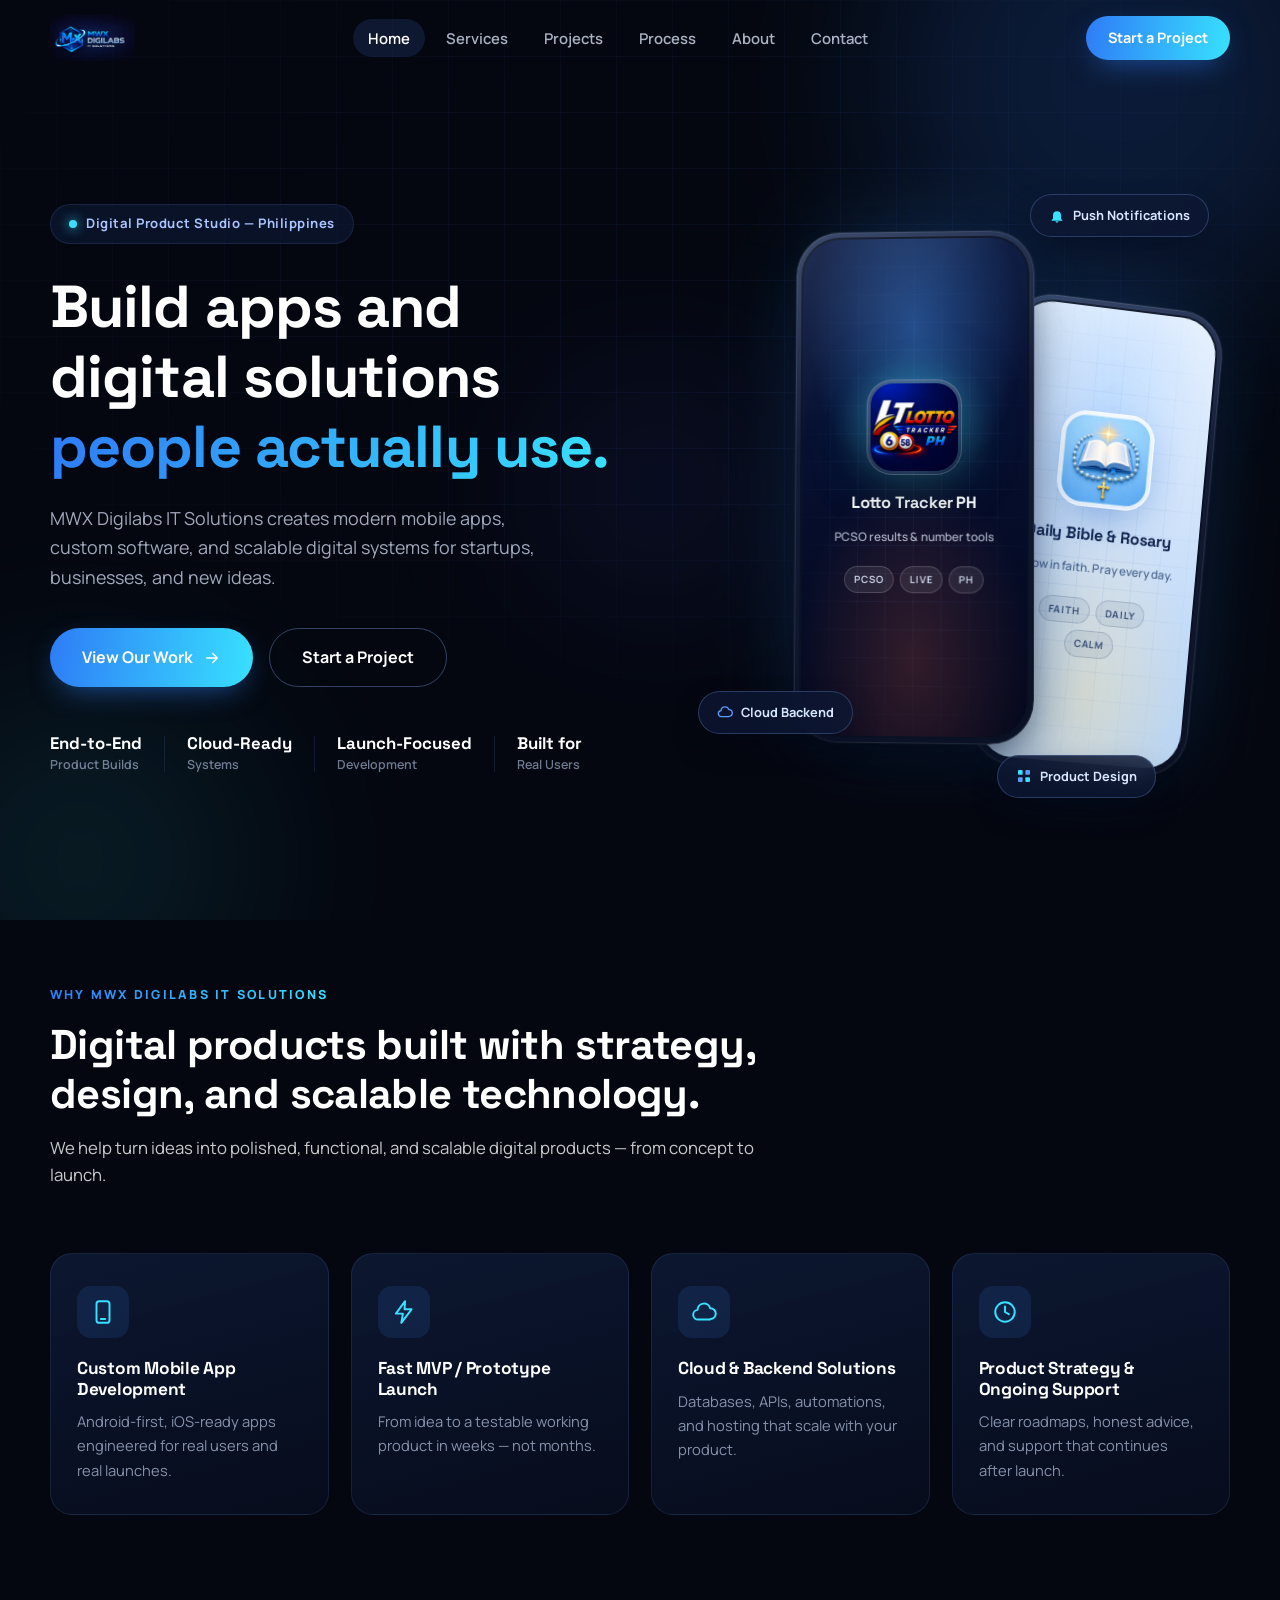
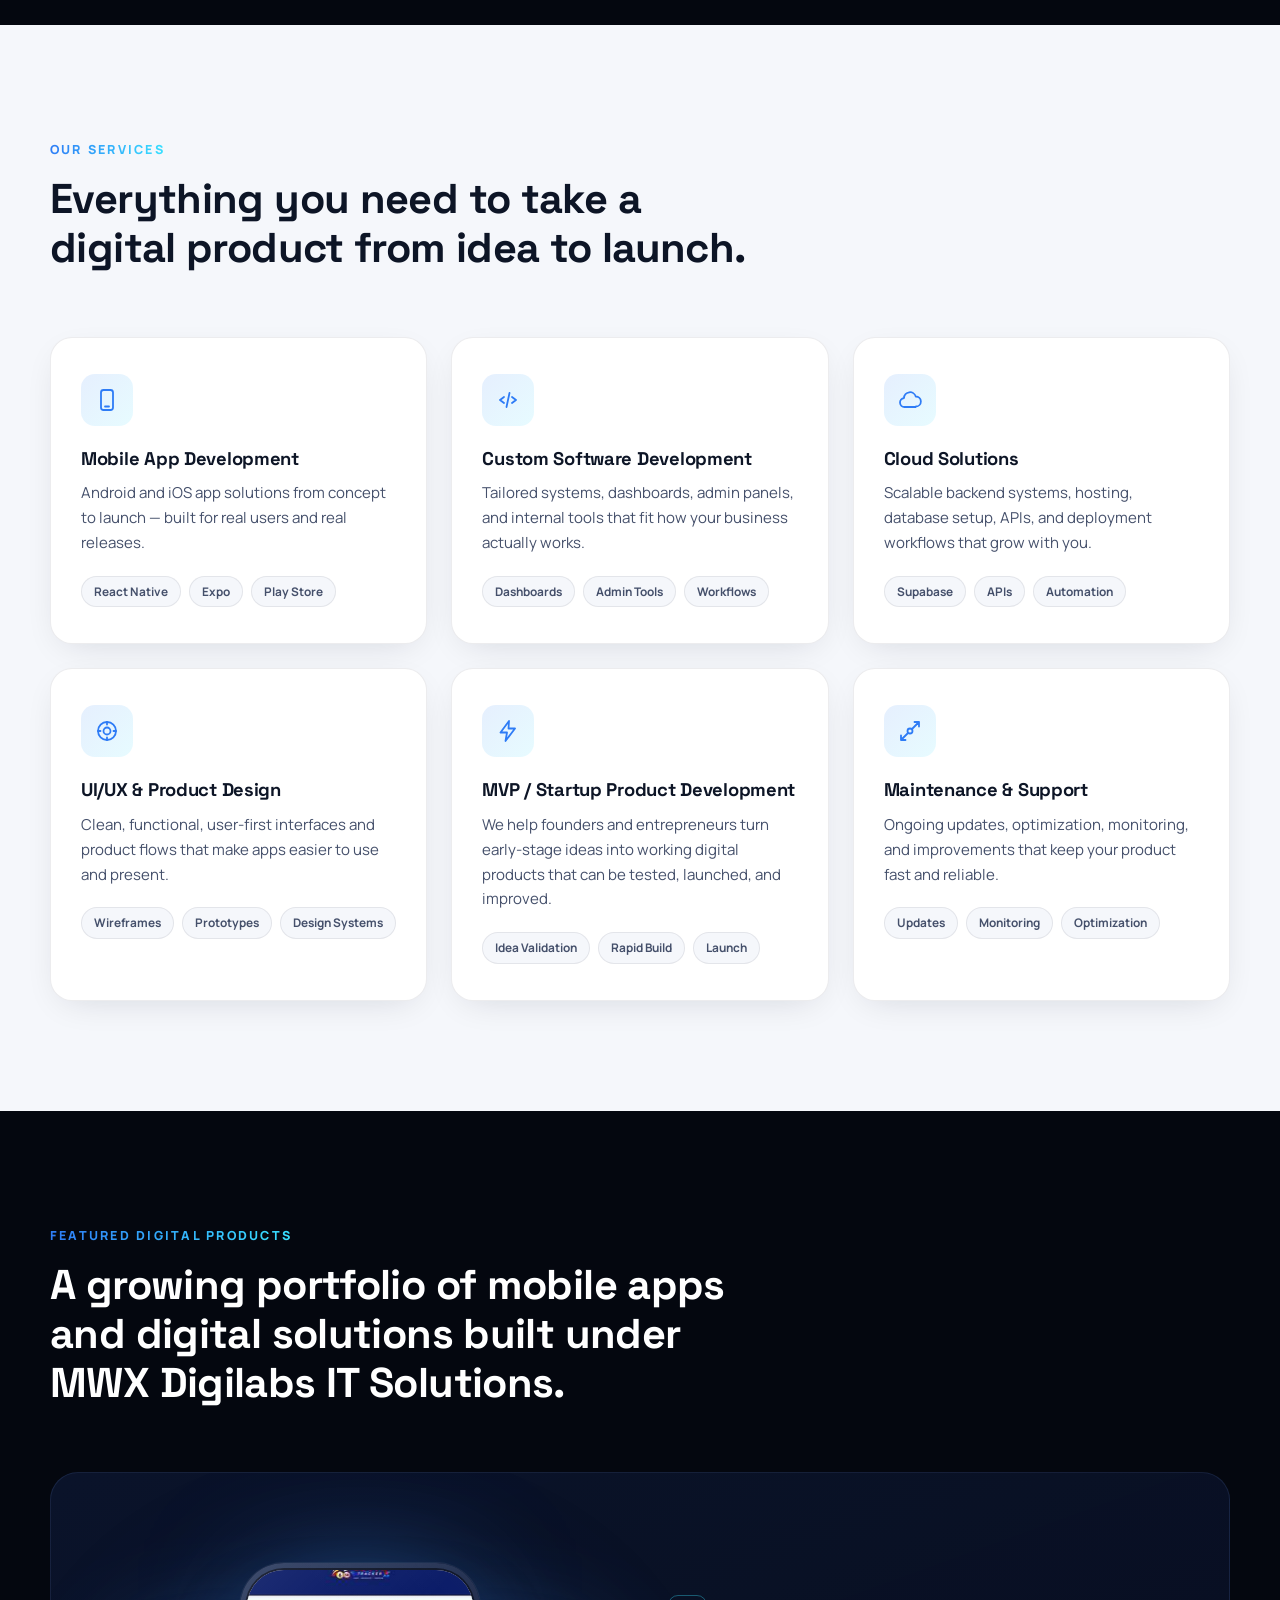
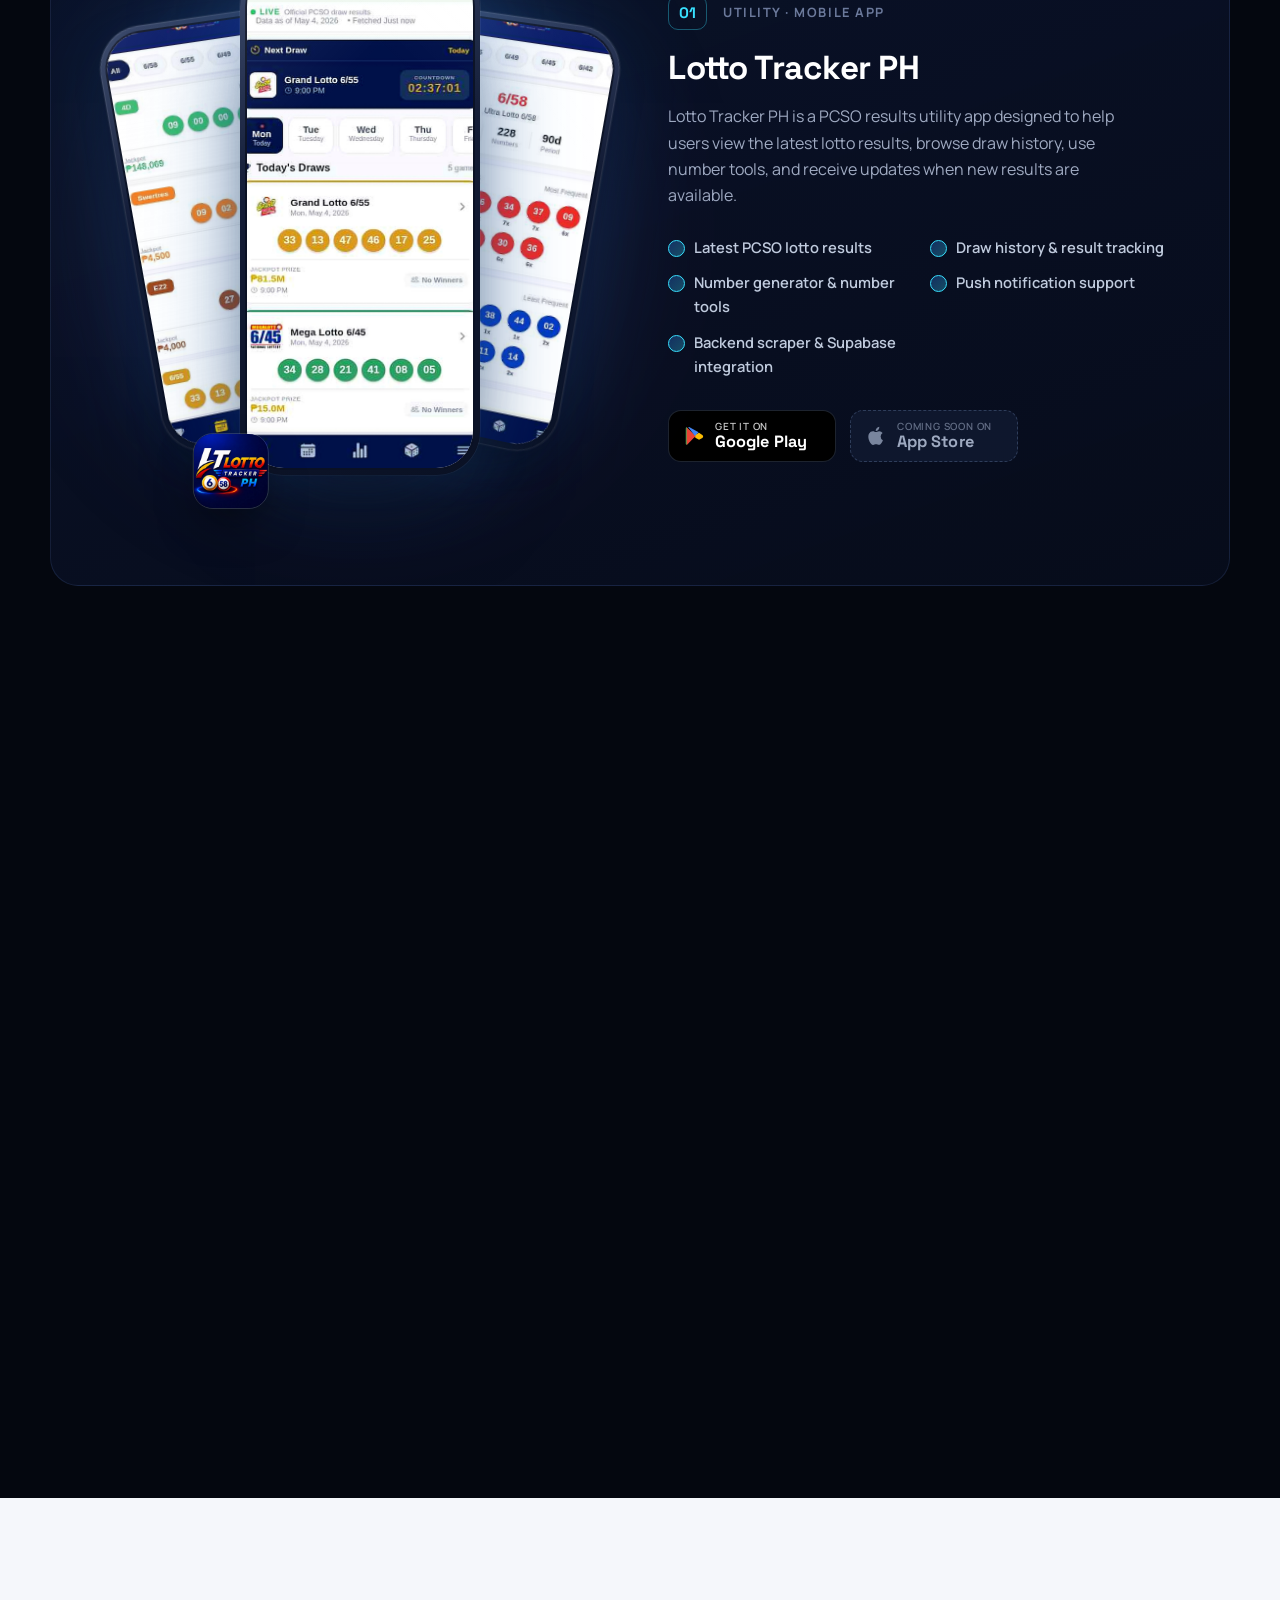
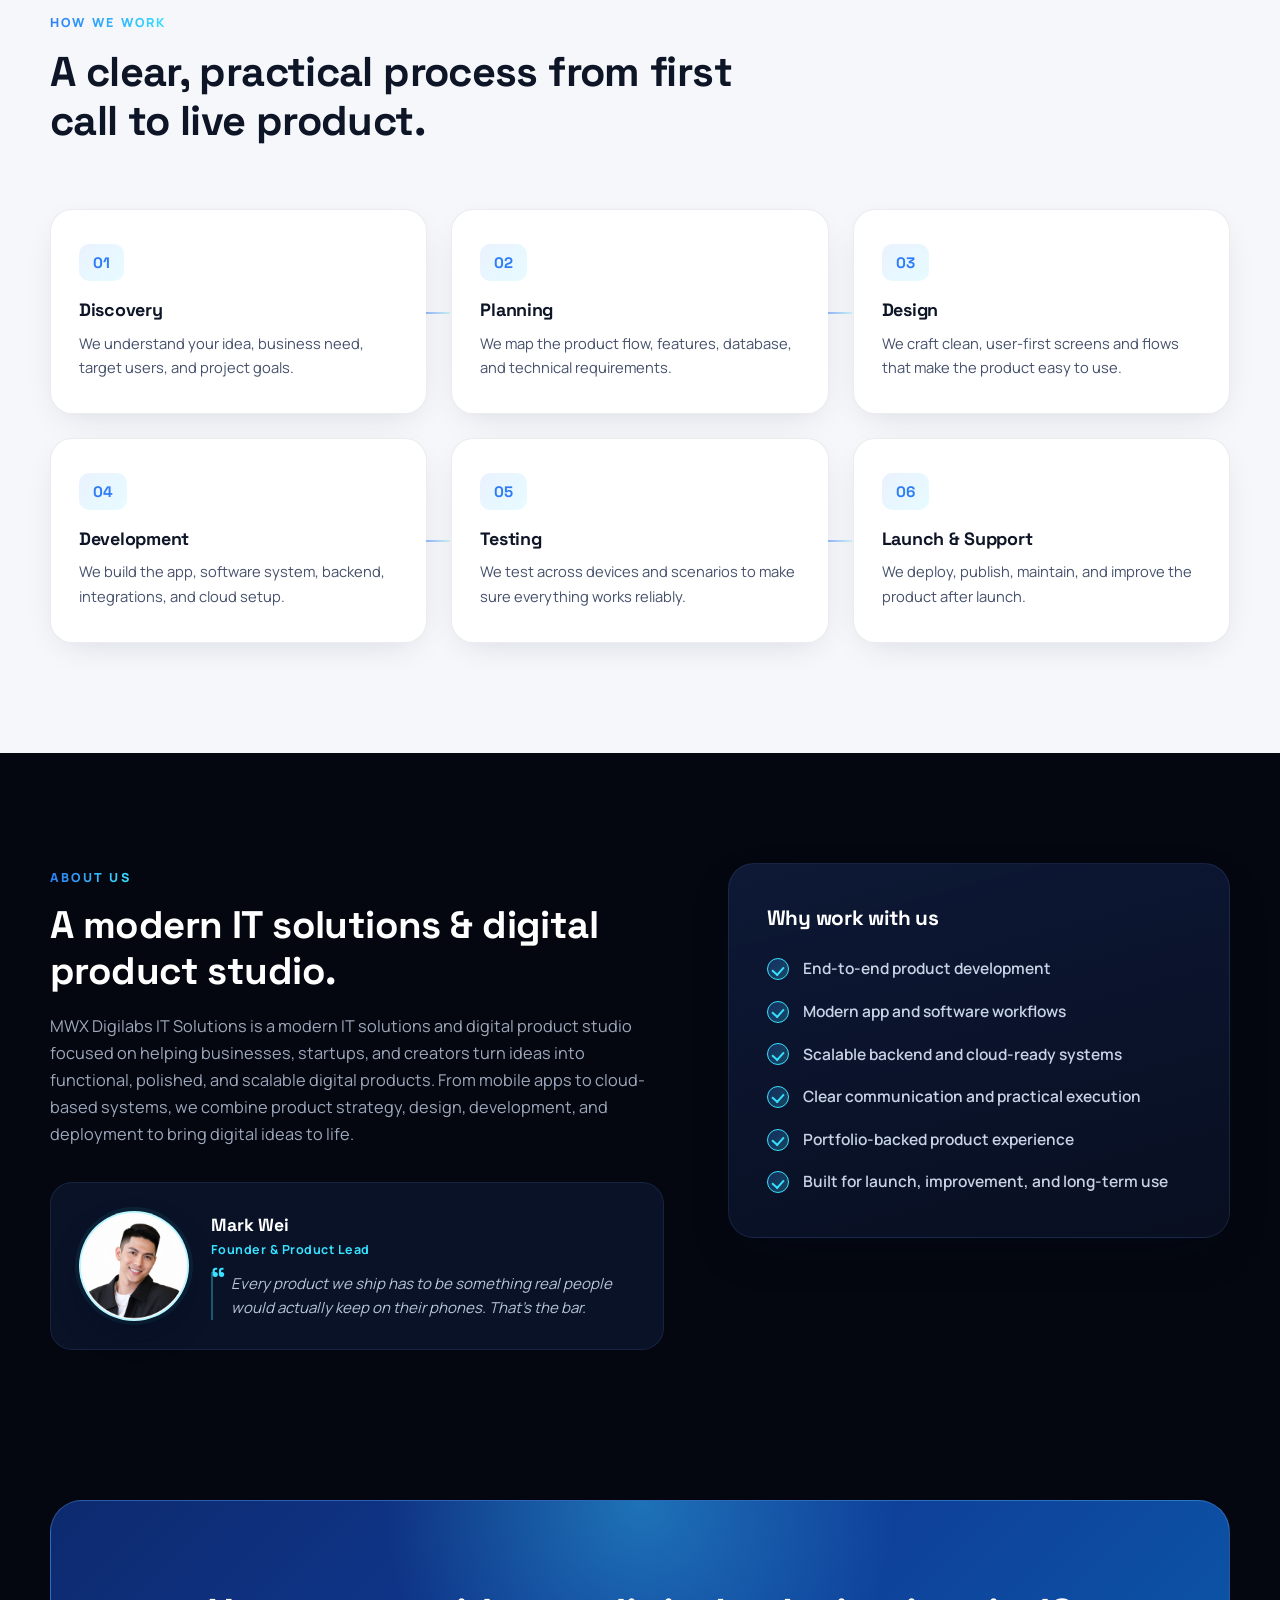
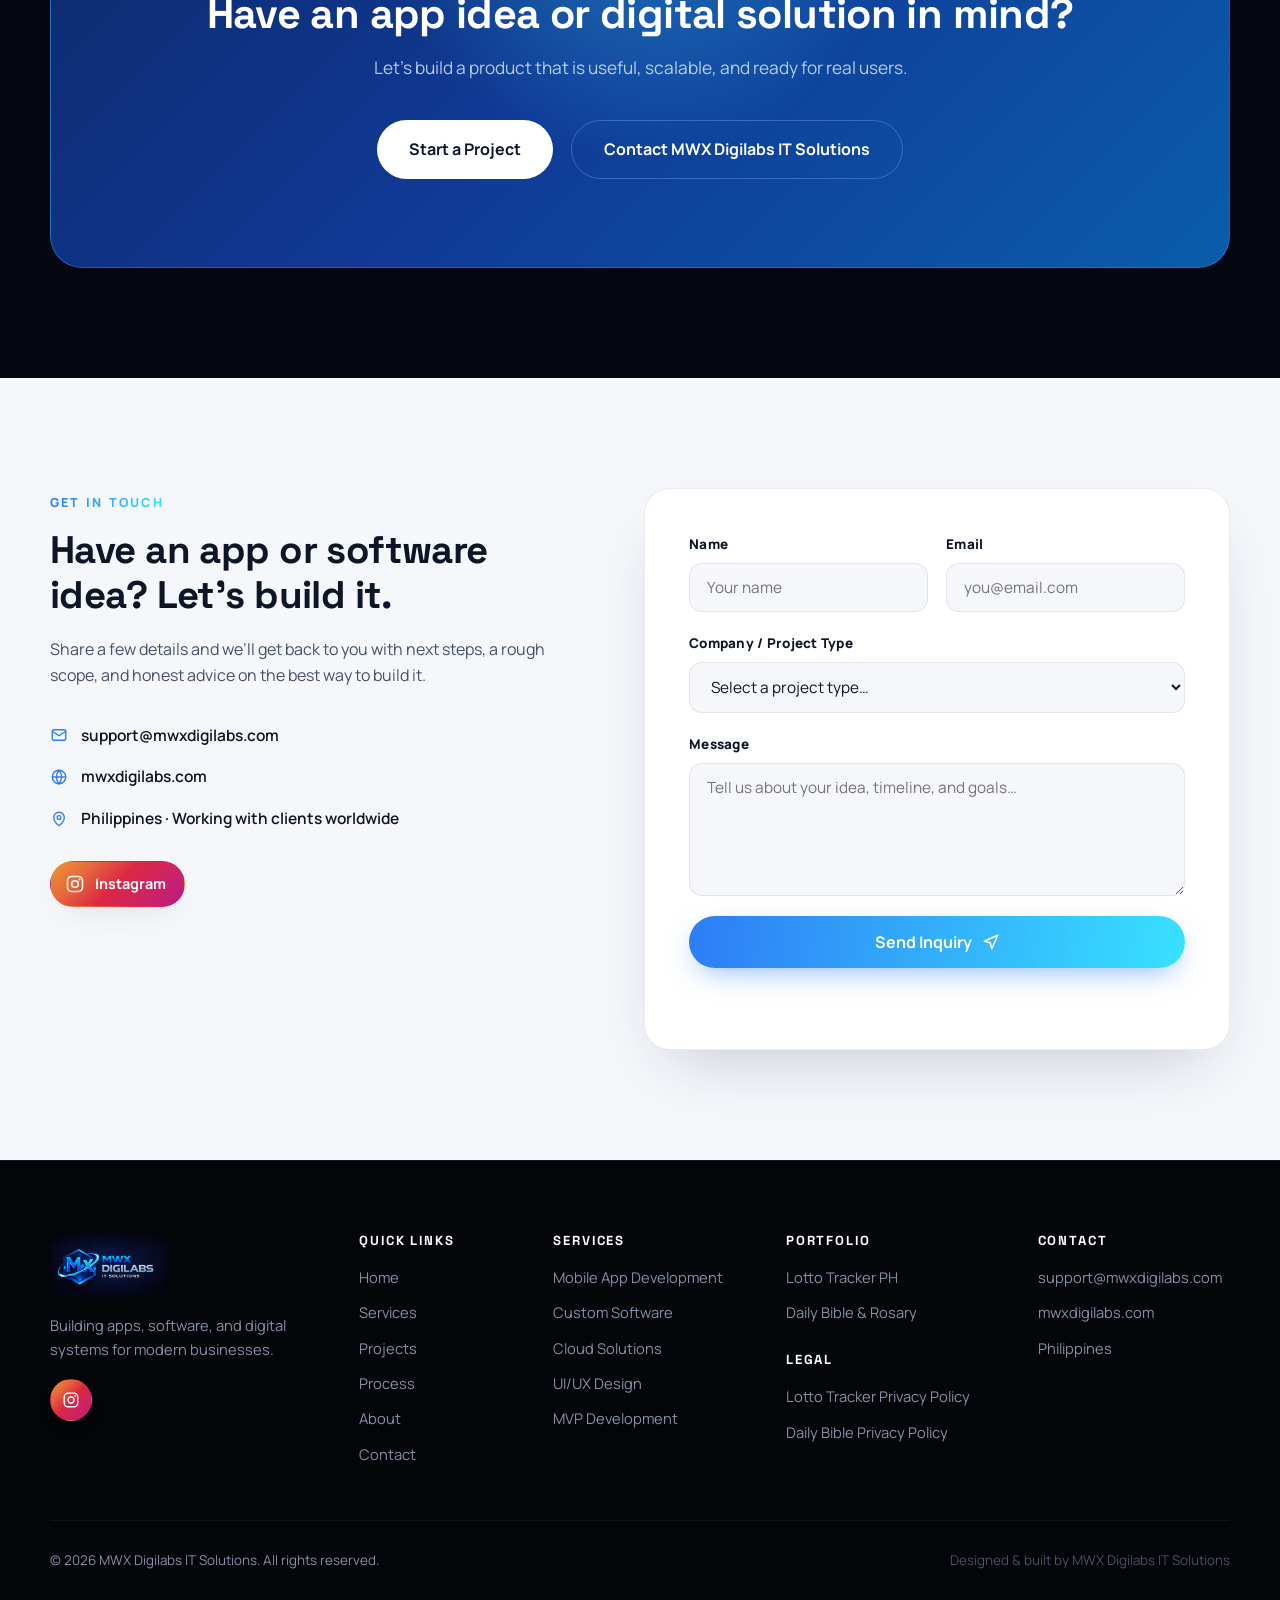
<file: index.html>
<!DOCTYPE html>
<html lang="en">
<head>
  <meta charset="UTF-8" />
  <meta name="viewport" content="width=device-width, initial-scale=1.0" />
  <title>MWX Digilabs IT Solutions — Mobile Apps, Custom Software & Cloud Solutions</title>
  <meta name="description" content="MWX Digilabs IT Solutions is a digital product studio building modern mobile apps, custom software, and scalable cloud systems for startups and businesses in the Philippines and beyond." />
  <meta name="keywords" content="mobile app development, custom software development, cloud solutions, IT solutions, MVP development, Philippines, MWX Digilabs" />
  <meta property="og:title" content="MWX Digilabs IT Solutions — Digital Product Studio" />
  <meta property="og:description" content="We build apps and digital solutions people actually use. Mobile apps, custom software, and scalable cloud systems." />
  <meta property="og:type" content="website" />
  <meta property="og:image" content="./mwx-logo.png" />
  <link rel="icon" type="image/png" href="./favicon.png" />
  <link rel="apple-touch-icon" href="./mwx-mark.png" />
  <link rel="preconnect" href="https://fonts.googleapis.com" />
  <link rel="preconnect" href="https://fonts.gstatic.com" crossorigin />
  <link href="https://fonts.googleapis.com/css2?family=Space+Grotesk:wght@400;500;600;700&family=Manrope:wght@400;500;600;700;800&display=swap" rel="stylesheet" />
  <link rel="stylesheet" href="./styles.css" />
</head>
<body>

  <!-- ═══════════ NAVIGATION ═══════════ -->
  <header class="nav-wrap" id="navbar">
    <nav class="nav container" aria-label="Main navigation">
      <a href="#home" class="nav-logo" aria-label="MWX Digilabs IT Solutions — Home">
        <img src="./mwx-logo.png" alt="MWX Digilabs IT Solutions logo" class="nav-logo-img" />
      </a>
      <ul class="nav-links" id="navLinks">
        <li><a href="#home" class="nav-link active">Home</a></li>
        <li><a href="#services" class="nav-link">Services</a></li>
        <li><a href="#projects" class="nav-link">Projects</a></li>
        <li><a href="#process" class="nav-link">Process</a></li>
        <li><a href="#about" class="nav-link">About</a></li>
        <li><a href="#contact" class="nav-link">Contact</a></li>
        <li class="nav-cta-mobile"><a href="#contact" class="btn btn-primary btn-sm">Start a Project</a></li>
      </ul>
      <div class="nav-right">
        <a href="#contact" class="btn btn-primary btn-sm nav-cta">Start a Project</a>
        <button class="nav-burger" id="navBurger" aria-label="Toggle menu" aria-expanded="false">
          <span></span><span></span><span></span>
        </button>
      </div>
    </nav>
  </header>

  <main>
    <!-- ═══════════ HERO ═══════════ -->
    <section class="hero" id="home">
      <div class="hero-bg" aria-hidden="true">
        <div class="hero-grid"></div>
        <div class="orb orb-1"></div>
        <div class="orb orb-2"></div>
        <div class="orb orb-3"></div>
      </div>
      <div class="container hero-inner">
        <div class="hero-copy reveal">
          <div class="hero-badge">
            <span class="badge-dot"></span>
            Digital Product Studio &mdash; Philippines
          </div>
          <h1 class="hero-title">
            Build apps and digital solutions <span class="grad-text">people actually use.</span>
          </h1>
          <p class="hero-sub">
            MWX Digilabs IT Solutions creates modern mobile apps, custom software, and scalable
            digital systems for startups, businesses, and new ideas.
          </p>
          <div class="hero-actions">
            <a href="#projects" class="btn btn-primary btn-lg">View Our Work
              <svg width="18" height="18" viewBox="0 0 24 24" fill="none"><path d="M5 12h14m-6-6 6 6-6 6" stroke="currentColor" stroke-width="2" stroke-linecap="round" stroke-linejoin="round"/></svg>
            </a>
            <a href="#contact" class="btn btn-ghost btn-lg">Start a Project</a>
          </div>
          <div class="hero-meta">
            <div class="meta-item"><strong>End-to-End</strong><span>Product Builds</span></div>
            <div class="meta-divider"></div>
            <div class="meta-item"><strong>Cloud-Ready</strong><span>Systems</span></div>
            <div class="meta-divider"></div>
            <div class="meta-item"><strong>Launch-Focused</strong><span>Development</span></div>
            <div class="meta-divider"></div>
            <div class="meta-item"><strong>Built for</strong><span>Real Users</span></div>
          </div>
        </div>

        <div class="hero-visual reveal" aria-hidden="true">
          <div class="phone-frame phone-main">
            <div class="phone-icon-screen screen-lotto">
              <div class="brand-bg-pattern"></div>
              <div class="app-brand">
                <div class="app-brand-icon-wrap">
                  <img src="./lotto-icon.jpg" alt="" class="app-brand-icon" />
                </div>
                <h3 class="app-brand-name">Lotto Tracker PH</h3>
                <p class="app-brand-tag">PCSO results &amp; number tools</p>
                <div class="app-brand-pills">
                  <span class="brand-pill">PCSO</span>
                  <span class="brand-pill">Live</span>
                  <span class="brand-pill">PH</span>
                </div>
              </div>
            </div>
          </div>
          <div class="phone-frame phone-back">
            <div class="phone-icon-screen screen-bible">
              <div class="brand-bg-pattern brand-bg-light"></div>
              <div class="app-brand app-brand-light">
                <div class="app-brand-icon-wrap">
                  <img src="./bible-icon.jpg" alt="" class="app-brand-icon" />
                </div>
                <h3 class="app-brand-name">Daily Bible &amp; Rosary</h3>
                <p class="app-brand-tag">Grow in faith. Pray every day.</p>
                <div class="app-brand-pills">
                  <span class="brand-pill">Faith</span>
                  <span class="brand-pill">Daily</span>
                  <span class="brand-pill">Calm</span>
                </div>
              </div>
            </div>
          </div>
          <div class="float-chip chip-1">
            <svg width="16" height="16" viewBox="0 0 24 24" fill="none"><path d="M12 22a2.5 2.5 0 0 0 2.45-2h-4.9A2.5 2.5 0 0 0 12 22Zm6-6V11a6 6 0 1 0-12 0v5l-2 2v1h16v-1l-2-2Z" fill="#38E1FF"/></svg>
            Push Notifications
          </div>
          <div class="float-chip chip-2">
            <svg width="16" height="16" viewBox="0 0 24 24" fill="none"><path d="M6.5 19A4.5 4.5 0 0 1 6 10.03 6 6 0 0 1 17.74 8.5 5 5 0 0 1 18 18.5l-.5.5h-11Z" stroke="#5B9BFF" stroke-width="2" stroke-linejoin="round"/></svg>
            Cloud Backend
          </div>
          <div class="float-chip chip-3">
            <svg width="16" height="16" viewBox="0 0 24 24" fill="none"><rect x="3" y="3" width="7" height="7" rx="1.5" fill="#38E1FF"/><rect x="14" y="3" width="7" height="7" rx="1.5" fill="#5B9BFF"/><rect x="3" y="14" width="7" height="7" rx="1.5" fill="#5B9BFF"/><rect x="14" y="14" width="7" height="7" rx="1.5" fill="#38E1FF"/></svg>
            Product Design
          </div>
        </div>
      </div>
    </section>

    <!-- ═══════════ TRUST / VALUE ═══════════ -->
    <section class="trust section-dark">
      <div class="container">
        <div class="section-head reveal">
          <span class="eyebrow">Why MWX Digilabs IT Solutions</span>
          <h2>Digital products built with strategy, design, and scalable technology.</h2>
          <p>We help turn ideas into polished, functional, and scalable digital products — from concept to launch.</p>
        </div>
        <div class="trust-grid">
          <article class="trust-card reveal">
            <div class="trust-icon">
              <svg width="26" height="26" viewBox="0 0 24 24" fill="none"><rect x="6" y="2" width="12" height="20" rx="2.5" stroke="currentColor" stroke-width="1.8"/><path d="M10 18.5h4" stroke="currentColor" stroke-width="1.8" stroke-linecap="round"/></svg>
            </div>
            <h3>Custom Mobile App Development</h3>
            <p>Android-first, iOS-ready apps engineered for real users and real launches.</p>
          </article>
          <article class="trust-card reveal">
            <div class="trust-icon">
              <svg width="26" height="26" viewBox="0 0 24 24" fill="none"><path d="M13 2 4.5 13.5H11L9.5 22 19 9.5h-6.5L13 2Z" stroke="currentColor" stroke-width="1.8" stroke-linejoin="round"/></svg>
            </div>
            <h3>Fast MVP / Prototype Launch</h3>
            <p>From idea to a testable working product in weeks — not months.</p>
          </article>
          <article class="trust-card reveal">
            <div class="trust-icon">
              <svg width="26" height="26" viewBox="0 0 24 24" fill="none"><path d="M6.5 19A4.5 4.5 0 0 1 6 10.03 6 6 0 0 1 17.74 8.5 5 5 0 0 1 18 18.5l-.5.5h-11Z" stroke="currentColor" stroke-width="1.8" stroke-linejoin="round"/></svg>
            </div>
            <h3>Cloud &amp; Backend Solutions</h3>
            <p>Databases, APIs, automations, and hosting that scale with your product.</p>
          </article>
          <article class="trust-card reveal">
            <div class="trust-icon">
              <svg width="26" height="26" viewBox="0 0 24 24" fill="none"><circle cx="12" cy="12" r="9" stroke="currentColor" stroke-width="1.8"/><path d="M12 7v5l3.5 2" stroke="currentColor" stroke-width="1.8" stroke-linecap="round"/></svg>
            </div>
            <h3>Product Strategy &amp; Ongoing Support</h3>
            <p>Clear roadmaps, honest advice, and support that continues after launch.</p>
          </article>
        </div>
      </div>
    </section>

    <!-- ═══════════ SERVICES ═══════════ -->
    <section class="services section-light" id="services">
      <div class="container">
        <div class="section-head reveal">
          <span class="eyebrow">Our Services</span>
          <h2>Everything you need to take a digital product from idea to launch.</h2>
        </div>
        <div class="services-grid">
          <article class="service-card reveal">
            <div class="service-icon">
              <svg width="24" height="24" viewBox="0 0 24 24" fill="none"><rect x="6" y="2" width="12" height="20" rx="2.5" stroke="currentColor" stroke-width="1.8"/><path d="M10 18.5h4" stroke="currentColor" stroke-width="1.8" stroke-linecap="round"/></svg>
            </div>
            <h3>Mobile App Development</h3>
            <p>Android and iOS app solutions from concept to launch — built for real users and real releases.</p>
            <span class="service-tags"><i>React Native</i><i>Expo</i><i>Play Store</i></span>
          </article>
          <article class="service-card reveal">
            <div class="service-icon">
              <svg width="24" height="24" viewBox="0 0 24 24" fill="none"><path d="m8 9-4 3 4 3m8-6 4 3-4 3M13.5 5l-3 14" stroke="currentColor" stroke-width="1.8" stroke-linecap="round" stroke-linejoin="round"/></svg>
            </div>
            <h3>Custom Software Development</h3>
            <p>Tailored systems, dashboards, admin panels, and internal tools that fit how your business actually works.</p>
            <span class="service-tags"><i>Dashboards</i><i>Admin Tools</i><i>Workflows</i></span>
          </article>
          <article class="service-card reveal">
            <div class="service-icon">
              <svg width="24" height="24" viewBox="0 0 24 24" fill="none"><path d="M6.5 19A4.5 4.5 0 0 1 6 10.03 6 6 0 0 1 17.74 8.5 5 5 0 0 1 18 18.5l-.5.5h-11Z" stroke="currentColor" stroke-width="1.8" stroke-linejoin="round"/></svg>
            </div>
            <h3>Cloud Solutions</h3>
            <p>Scalable backend systems, hosting, database setup, APIs, and deployment workflows that grow with you.</p>
            <span class="service-tags"><i>Supabase</i><i>APIs</i><i>Automation</i></span>
          </article>
          <article class="service-card reveal">
            <div class="service-icon">
              <svg width="24" height="24" viewBox="0 0 24 24" fill="none"><circle cx="12" cy="12" r="9" stroke="currentColor" stroke-width="1.8"/><circle cx="12" cy="12" r="3.5" stroke="currentColor" stroke-width="1.8"/><path d="M12 3v2.5M12 18.5V21M3 12h2.5M18.5 12H21" stroke="currentColor" stroke-width="1.8" stroke-linecap="round"/></svg>
            </div>
            <h3>UI/UX &amp; Product Design</h3>
            <p>Clean, functional, user-first interfaces and product flows that make apps easier to use and present.</p>
            <span class="service-tags"><i>Wireframes</i><i>Prototypes</i><i>Design Systems</i></span>
          </article>
          <article class="service-card reveal">
            <div class="service-icon">
              <svg width="24" height="24" viewBox="0 0 24 24" fill="none"><path d="M13 2 4.5 13.5H11L9.5 22 19 9.5h-6.5L13 2Z" stroke="currentColor" stroke-width="1.8" stroke-linejoin="round"/></svg>
            </div>
            <h3>MVP / Startup Product Development</h3>
            <p>We help founders and entrepreneurs turn early-stage ideas into working digital products that can be tested, launched, and improved.</p>
            <span class="service-tags"><i>Idea Validation</i><i>Rapid Build</i><i>Launch</i></span>
          </article>
          <article class="service-card reveal">
            <div class="service-icon">
              <svg width="24" height="24" viewBox="0 0 24 24" fill="none"><path d="M14.5 9.5 21 3m0 0h-4.5M21 3v4.5M9.5 14.5 3 21m0 0h4.5M3 21v-4.5" stroke="currentColor" stroke-width="1.8" stroke-linecap="round" stroke-linejoin="round"/><circle cx="12" cy="12" r="2.5" stroke="currentColor" stroke-width="1.8"/></svg>
            </div>
            <h3>Maintenance &amp; Support</h3>
            <p>Ongoing updates, optimization, monitoring, and improvements that keep your product fast and reliable.</p>
            <span class="service-tags"><i>Updates</i><i>Monitoring</i><i>Optimization</i></span>
          </article>
        </div>
      </div>
    </section>

    <!-- ═══════════ PORTFOLIO ═══════════ -->
    <section class="portfolio section-dark" id="projects">
      <div class="container">
        <div class="section-head reveal">
          <span class="eyebrow">Featured Digital Products</span>
          <h2>A growing portfolio of mobile apps and digital solutions built under MWX Digilabs IT Solutions.</h2>
        </div>

        <!-- Project 1: Lotto Tracker PH -->
        <article class="project-card reveal" id="project-lotto">
          <div class="project-visual">
            <div class="project-glow glow-lotto"></div>
            <div class="phone-gallery">
              <div class="phone-frame phone-gallery-main">
                <div class="phone-notch"></div>
                <img src="./lotto-screen-01.jpg" alt="Lotto Tracker PH — PCSO results home" class="phone-screenshot" />
              </div>
              <div class="phone-frame phone-gallery-side phone-gallery-left">
                <div class="phone-notch"></div>
                <img src="./lotto-screen-03.jpg" alt="Lotto Tracker PH — past draw results" class="phone-screenshot" />
              </div>
              <div class="phone-frame phone-gallery-side phone-gallery-right">
                <div class="phone-notch"></div>
                <img src="./lotto-screen-04.jpg" alt="Lotto Tracker PH — number statistics" class="phone-screenshot" />
              </div>
            </div>
            <img src="./lotto-icon.jpg" alt="Lotto Tracker PH app icon" class="project-app-icon icon-lotto" />
          </div>
          <div class="project-info">
            <div class="project-kicker">
              <span class="project-num">01</span>
              <span class="project-type">Utility · Mobile App</span>
            </div>
            <h3>Lotto Tracker PH</h3>
            <p>
              Lotto Tracker PH is a PCSO results utility app designed to help users view the latest
              lotto results, browse draw history, use number tools, and receive updates when new
              results are available.
            </p>
            <ul class="project-features">
              <li>Latest PCSO lotto results</li>
              <li>Draw history &amp; result tracking</li>
              <li>Number generator &amp; number tools</li>
              <li>Push notification support</li>
              <li>Backend scraper &amp; Supabase integration</li>
            </ul>
            <div class="project-stores">
              <a href="https://play.google.com/store/apps/details?id=com.lottotracker.ph" target="_blank" rel="noopener" class="store-btn store-btn-active" aria-label="Get Lotto Tracker PH on Google Play">
                <svg width="22" height="22" viewBox="0 0 24 24" fill="none" aria-hidden="true">
                  <path d="M3.6 2.3c-.4.4-.6 1-.6 1.7v16c0 .7.2 1.3.6 1.7l9.4-9.7L3.6 2.3Z" fill="#34A853"/>
                  <path d="m17.4 8.4-3.4 1.9-2 2 2 2 3.5 1.9 3.6-2c1.2-.7 1.2-2.5 0-3.2l-3.7-2.6Z" fill="#FBBC04"/>
                  <path d="m3.6 2.3 10.4 10-2.4 2-7.4 7.4c-.2-.4-.2-.8-.2-1.2v-16c0-.8.2-1.4.6-1.7l-1 -.5Z" fill="#EA4335"/>
                  <path d="m13 12 4-4-9.8-5.6c-.5-.3-1-.4-1.6-.2l7.4 9.8Z" fill="#4285F4"/>
                </svg>
                <span class="store-text">
                  <span class="store-sub">GET IT ON</span>
                  <span class="store-name">Google Play</span>
                </span>
              </a>
              <span class="store-btn store-btn-disabled" aria-disabled="true" title="Coming soon on the App Store">
                <svg width="22" height="22" viewBox="0 0 24 24" fill="currentColor" aria-hidden="true">
                  <path d="M17.05 12.54a4.45 4.45 0 0 1 2.13-3.74 4.58 4.58 0 0 0-3.6-1.95c-1.52-.16-2.97.9-3.74.9-.79 0-1.96-.88-3.23-.86A4.81 4.81 0 0 0 4.5 9.36c-1.74 3-.44 7.43 1.24 9.87.83 1.2 1.8 2.53 3.07 2.48 1.24-.05 1.7-.8 3.2-.8 1.49 0 1.9.8 3.21.77 1.33-.02 2.16-1.2 2.96-2.4a10.62 10.62 0 0 0 1.36-2.77 4.32 4.32 0 0 1-2.49-3.97ZM14.61 5.16a4.4 4.4 0 0 0 1.02-3.16 4.5 4.5 0 0 0-2.92 1.5 4.18 4.18 0 0 0-1.05 3.05 3.71 3.71 0 0 0 2.95-1.39Z"/>
                </svg>
                <span class="store-text">
                  <span class="store-sub">COMING SOON ON</span>
                  <span class="store-name">App Store</span>
                </span>
              </span>
            </div>
          </div>
        </article>

        <!-- Project 2: Daily Bible & Rosary -->
        <article class="project-card project-card-flip reveal" id="project-bible">
          <div class="project-visual">
            <div class="project-glow glow-bible"></div>
            <div class="phone-gallery">
              <div class="phone-frame phone-gallery-main">
                <div class="phone-notch"></div>
                <img src="./bible-01-home.png" alt="Daily Bible & Rosary — home" class="phone-screenshot" />
              </div>
              <div class="phone-frame phone-gallery-side phone-gallery-left">
                <div class="phone-notch"></div>
                <img src="./bible-02-verse.png" alt="Daily Bible & Rosary — today's verse" class="phone-screenshot" />
              </div>
              <div class="phone-frame phone-gallery-side phone-gallery-right">
                <div class="phone-notch"></div>
                <img src="./bible-04-rosary.png" alt="Daily Bible & Rosary — pray the rosary" class="phone-screenshot" />
              </div>
            </div>
            <img src="./bible-icon.jpg" alt="Daily Bible &amp; Rosary app icon" class="project-app-icon icon-bible" />
          </div>
          <div class="project-info">
            <div class="project-kicker">
              <span class="project-num">02</span>
              <span class="project-type">Faith &amp; Lifestyle · Mobile App</span>
            </div>
            <h3>Daily Bible &amp; Rosary</h3>
            <p>
              Daily Bible &amp; Rosary is a faith-based daily companion app designed for prayer,
              reflection, and spiritual habit-building.
            </p>
            <ul class="project-features">
              <li>Daily Bible verses</li>
              <li>Rosary prayers &amp; devotions</li>
              <li>30-day devotional journey</li>
              <li>Reflections &amp; prayer journal</li>
              <li>Clean, faith-centered mobile experience</li>
            </ul>
            <div class="project-stores">
              <span class="store-btn store-btn-disabled" aria-disabled="true" title="Coming soon on Google Play">
                <svg width="22" height="22" viewBox="0 0 24 24" fill="currentColor" aria-hidden="true">
                  <path d="m4 3 14 9L4 21V3Z"/>
                </svg>
                <span class="store-text">
                  <span class="store-sub">COMING SOON ON</span>
                  <span class="store-name">Google Play</span>
                </span>
              </span>
              <span class="store-btn store-btn-disabled" aria-disabled="true" title="Coming soon on the App Store">
                <svg width="22" height="22" viewBox="0 0 24 24" fill="currentColor" aria-hidden="true">
                  <path d="M17.05 12.54a4.45 4.45 0 0 1 2.13-3.74 4.58 4.58 0 0 0-3.6-1.95c-1.52-.16-2.97.9-3.74.9-.79 0-1.96-.88-3.23-.86A4.81 4.81 0 0 0 4.5 9.36c-1.74 3-.44 7.43 1.24 9.87.83 1.2 1.8 2.53 3.07 2.48 1.24-.05 1.7-.8 3.2-.8 1.49 0 1.9.8 3.21.77 1.33-.02 2.16-1.2 2.96-2.4a10.62 10.62 0 0 0 1.36-2.77 4.32 4.32 0 0 1-2.49-3.97ZM14.61 5.16a4.4 4.4 0 0 0 1.02-3.16 4.5 4.5 0 0 0-2.92 1.5 4.18 4.18 0 0 0-1.05 3.05 3.71 3.71 0 0 0 2.95-1.39Z"/>
                </svg>
                <span class="store-text">
                  <span class="store-sub">COMING SOON ON</span>
                  <span class="store-name">App Store</span>
                </span>
              </span>
            </div>
          </div>
        </article>
      </div>
    </section>

    <!-- ═══════════ PROCESS ═══════════ -->
    <section class="process section-light" id="process">
      <div class="container">
        <div class="section-head reveal">
          <span class="eyebrow">How We Work</span>
          <h2>A clear, practical process from first call to live product.</h2>
        </div>
        <ol class="process-track">
          <li class="process-step reveal">
            <div class="step-num">01</div>
            <h3>Discovery</h3>
            <p>We understand your idea, business need, target users, and project goals.</p>
          </li>
          <li class="process-step reveal">
            <div class="step-num">02</div>
            <h3>Planning</h3>
            <p>We map the product flow, features, database, and technical requirements.</p>
          </li>
          <li class="process-step reveal">
            <div class="step-num">03</div>
            <h3>Design</h3>
            <p>We craft clean, user-first screens and flows that make the product easy to use.</p>
          </li>
          <li class="process-step reveal">
            <div class="step-num">04</div>
            <h3>Development</h3>
            <p>We build the app, software system, backend, integrations, and cloud setup.</p>
          </li>
          <li class="process-step reveal">
            <div class="step-num">05</div>
            <h3>Testing</h3>
            <p>We test across devices and scenarios to make sure everything works reliably.</p>
          </li>
          <li class="process-step reveal">
            <div class="step-num">06</div>
            <h3>Launch &amp; Support</h3>
            <p>We deploy, publish, maintain, and improve the product after launch.</p>
          </li>
        </ol>
      </div>
    </section>

    <!-- ═══════════ ABOUT ═══════════ -->
    <section class="about section-dark" id="about">
      <div class="container about-inner">
        <div class="about-copy reveal">
          <span class="eyebrow">About Us</span>
          <h2>A modern IT solutions &amp; digital product studio.</h2>
          <p>
            MWX Digilabs IT Solutions is a modern IT solutions and digital product studio focused on
            helping businesses, startups, and creators turn ideas into functional, polished, and
            scalable digital products. From mobile apps to cloud-based systems, we combine product
            strategy, design, development, and deployment to bring digital ideas to life.
          </p>
          <div class="founder-card">
            <img src="./founder.jpg" alt="Mark Wei — Founder of MWX Digilabs IT Solutions" class="founder-photo" />
            <div class="founder-meta">
              <strong>Mark Wei</strong>
              <span>Founder &amp; Product Lead</span>
              <blockquote class="founder-quote">
                <span class="quote-mark" aria-hidden="true">&ldquo;</span>
                Every product we ship has to be something real people would actually keep on their phones. That&rsquo;s the bar.
              </blockquote>
            </div>
          </div>
        </div>
        <div class="about-panel reveal">
          <h3>Why work with us</h3>
          <ul class="why-list">
            <li><span class="check"></span>End-to-end product development</li>
            <li><span class="check"></span>Modern app and software workflows</li>
            <li><span class="check"></span>Scalable backend and cloud-ready systems</li>
            <li><span class="check"></span>Clear communication and practical execution</li>
            <li><span class="check"></span>Portfolio-backed product experience</li>
            <li><span class="check"></span>Built for launch, improvement, and long-term use</li>
          </ul>
        </div>
      </div>
    </section>

    <!-- ═══════════ CTA ═══════════ -->
    <section class="cta">
      <div class="container">
        <div class="cta-block reveal">
          <div class="cta-glow" aria-hidden="true"></div>
          <h2>Have an app idea or digital solution in mind?</h2>
          <p>Let&rsquo;s build a product that is useful, scalable, and ready for real users.</p>
          <div class="cta-actions">
            <a href="#contact" class="btn btn-white btn-lg">Start a Project</a>
            <a href="#contact" class="btn btn-ghost btn-lg">Contact MWX Digilabs IT Solutions</a>
          </div>
        </div>
      </div>
    </section>

    <!-- ═══════════ CONTACT ═══════════ -->
    <section class="contact section-light" id="contact">
      <div class="container contact-inner">
        <div class="contact-copy reveal">
          <span class="eyebrow">Get In Touch</span>
          <h2>Have an app or software idea? Let&rsquo;s build it.</h2>
          <p>Share a few details and we&rsquo;ll get back to you with next steps, a rough scope, and honest advice on the best way to build it.</p>
          <ul class="contact-details">
            <li>
              <svg width="18" height="18" viewBox="0 0 24 24" fill="none"><rect x="3" y="5" width="18" height="14" rx="2" stroke="currentColor" stroke-width="1.8"/><path d="m3 7 9 6 9-6" stroke="currentColor" stroke-width="1.8" stroke-linecap="round" stroke-linejoin="round"/></svg>
              <a href="mailto:support@mwxdigilabs.com">support@mwxdigilabs.com</a>
            </li>
            <li>
              <svg width="18" height="18" viewBox="0 0 24 24" fill="none"><circle cx="12" cy="12" r="9" stroke="currentColor" stroke-width="1.8"/><path d="M3 12h18M12 3a13.5 13.5 0 0 1 0 18 13.5 13.5 0 0 1 0-18Z" stroke="currentColor" stroke-width="1.8"/></svg>
              <a href="https://mwxdigilabs.com" target="_blank" rel="noopener">mwxdigilabs.com</a>
            </li>
            <li>
              <svg width="18" height="18" viewBox="0 0 24 24" fill="none"><path d="M12 21s-7-5.1-7-11a7 7 0 0 1 14 0c0 5.9-7 11-7 11Z" stroke="currentColor" stroke-width="1.8"/><circle cx="12" cy="10" r="2.5" stroke="currentColor" stroke-width="1.8"/></svg>
              Philippines · Working with clients worldwide
            </li>
          </ul>
          <div class="contact-socials">
            <a href="https://www.instagram.com/mwxdigilabs" target="_blank" rel="noopener" aria-label="Follow MWX Digilabs on Instagram" class="social-pill social-instagram">
              <svg width="20" height="20" viewBox="0 0 24 24" fill="none" aria-hidden="true">
                <rect x="3" y="3" width="18" height="18" rx="5" stroke="currentColor" stroke-width="1.8"/>
                <circle cx="12" cy="12" r="4" stroke="currentColor" stroke-width="1.8"/>
                <circle cx="17.5" cy="6.5" r="1.2" fill="currentColor"/>
              </svg>
              <span>Instagram</span>
            </a>
          </div>
        </div>

        <form class="contact-form reveal" id="contactForm" action="https://formspree.io/f/xqeojegq" method="POST" novalidate>
          <div class="form-row">
            <div class="form-field">
              <label for="cf-name">Name</label>
              <input type="text" id="cf-name" name="name" placeholder="Your name" required />
            </div>
            <div class="form-field">
              <label for="cf-email">Email</label>
              <input type="email" id="cf-email" name="email" placeholder="you@email.com" required />
            </div>
          </div>
          <div class="form-field">
            <label for="cf-type">Company / Project Type</label>
            <select id="cf-type" name="project_type">
              <option value="" selected>Select a project type…</option>
              <option>Mobile App Development</option>
              <option>Custom Software Development</option>
              <option>Cloud Solutions</option>
              <option>UI/UX Product Design</option>
              <option>MVP / Startup Product</option>
              <option>Maintenance &amp; Support</option>
              <option>Something else</option>
            </select>
          </div>
          <div class="form-field">
            <label for="cf-message">Message</label>
            <textarea id="cf-message" name="message" rows="5" placeholder="Tell us about your idea, timeline, and goals…" required></textarea>
          </div>
          <!-- Formspree honeypot to fight spam -->
          <input type="text" name="_gotcha" tabindex="-1" autocomplete="off" style="display:none" />
          <!-- Formspree subject line -->
          <input type="hidden" name="_subject" value="New Inquiry from MWX Digilabs Website" />
          <button type="submit" class="btn btn-primary btn-lg btn-block" id="cfSubmit">
            <span class="btn-label">Send Inquiry</span>
            <svg width="18" height="18" viewBox="0 0 24 24" fill="none"><path d="m3 11 18-8-8 18-2-8-8-2Z" stroke="currentColor" stroke-width="2" stroke-linejoin="round"/></svg>
          </button>
          <p class="form-status" id="formStatus" role="status" aria-live="polite"></p>
        </form>
      </div>
    </section>
  </main>

  <!-- ═══════════ FOOTER ═══════════ -->
  <footer class="footer">
    <div class="container">
      <div class="footer-top">
        <div class="footer-brand">
          <div class="footer-logo-wrap">
            <img src="./mwx-logo.png" alt="MWX Digilabs IT Solutions logo" class="footer-logo" />
          </div>
          <p>Building apps, software, and digital systems for modern businesses.</p>
          <div class="footer-socials">
            <a href="https://www.instagram.com/mwxdigilabs" target="_blank" rel="noopener" aria-label="Follow MWX Digilabs on Instagram" class="social-pill social-pill-sm social-instagram">
              <svg width="18" height="18" viewBox="0 0 24 24" fill="none" aria-hidden="true">
                <rect x="3" y="3" width="18" height="18" rx="5" stroke="currentColor" stroke-width="1.8"/>
                <circle cx="12" cy="12" r="4" stroke="currentColor" stroke-width="1.8"/>
                <circle cx="17.5" cy="6.5" r="1.2" fill="currentColor"/>
              </svg>
            </a>
          </div>
        </div>
        <nav class="footer-col" aria-label="Quick links">
          <h4>Quick Links</h4>
          <a href="#home">Home</a>
          <a href="#services">Services</a>
          <a href="#projects">Projects</a>
          <a href="#process">Process</a>
          <a href="#about">About</a>
          <a href="#contact">Contact</a>
        </nav>
        <nav class="footer-col" aria-label="Services">
          <h4>Services</h4>
          <a href="#services">Mobile App Development</a>
          <a href="#services">Custom Software</a>
          <a href="#services">Cloud Solutions</a>
          <a href="#services">UI/UX Design</a>
          <a href="#services">MVP Development</a>
        </nav>
        <nav class="footer-col" aria-label="Portfolio">
          <h4>Portfolio</h4>
          <a href="#project-lotto">Lotto Tracker PH</a>
          <a href="#project-bible">Daily Bible &amp; Rosary</a>
          <h4 class="footer-h-gap">Legal</h4>
          <a href="privacy-policy.html">Lotto Tracker Privacy Policy</a>
          <a href="daily-bible-rosary-privacy-policy.html">Daily Bible Privacy Policy</a>
        </nav>
        <div class="footer-col">
          <h4>Contact</h4>
          <a href="mailto:support@mwxdigilabs.com">support@mwxdigilabs.com</a>
          <a href="https://mwxdigilabs.com" target="_blank" rel="noopener">mwxdigilabs.com</a>
          <span class="footer-loc">Philippines</span>
        </div>
      </div>
      <div class="footer-bottom">
        <span>&copy; <span id="year">2026</span> MWX Digilabs IT Solutions. All rights reserved.</span>
        <span class="footer-made">Designed &amp; built by MWX Digilabs IT Solutions</span>
      </div>
    </div>
  </footer>

  <script src="./main.js"></script>
</body>
</html>
</file>
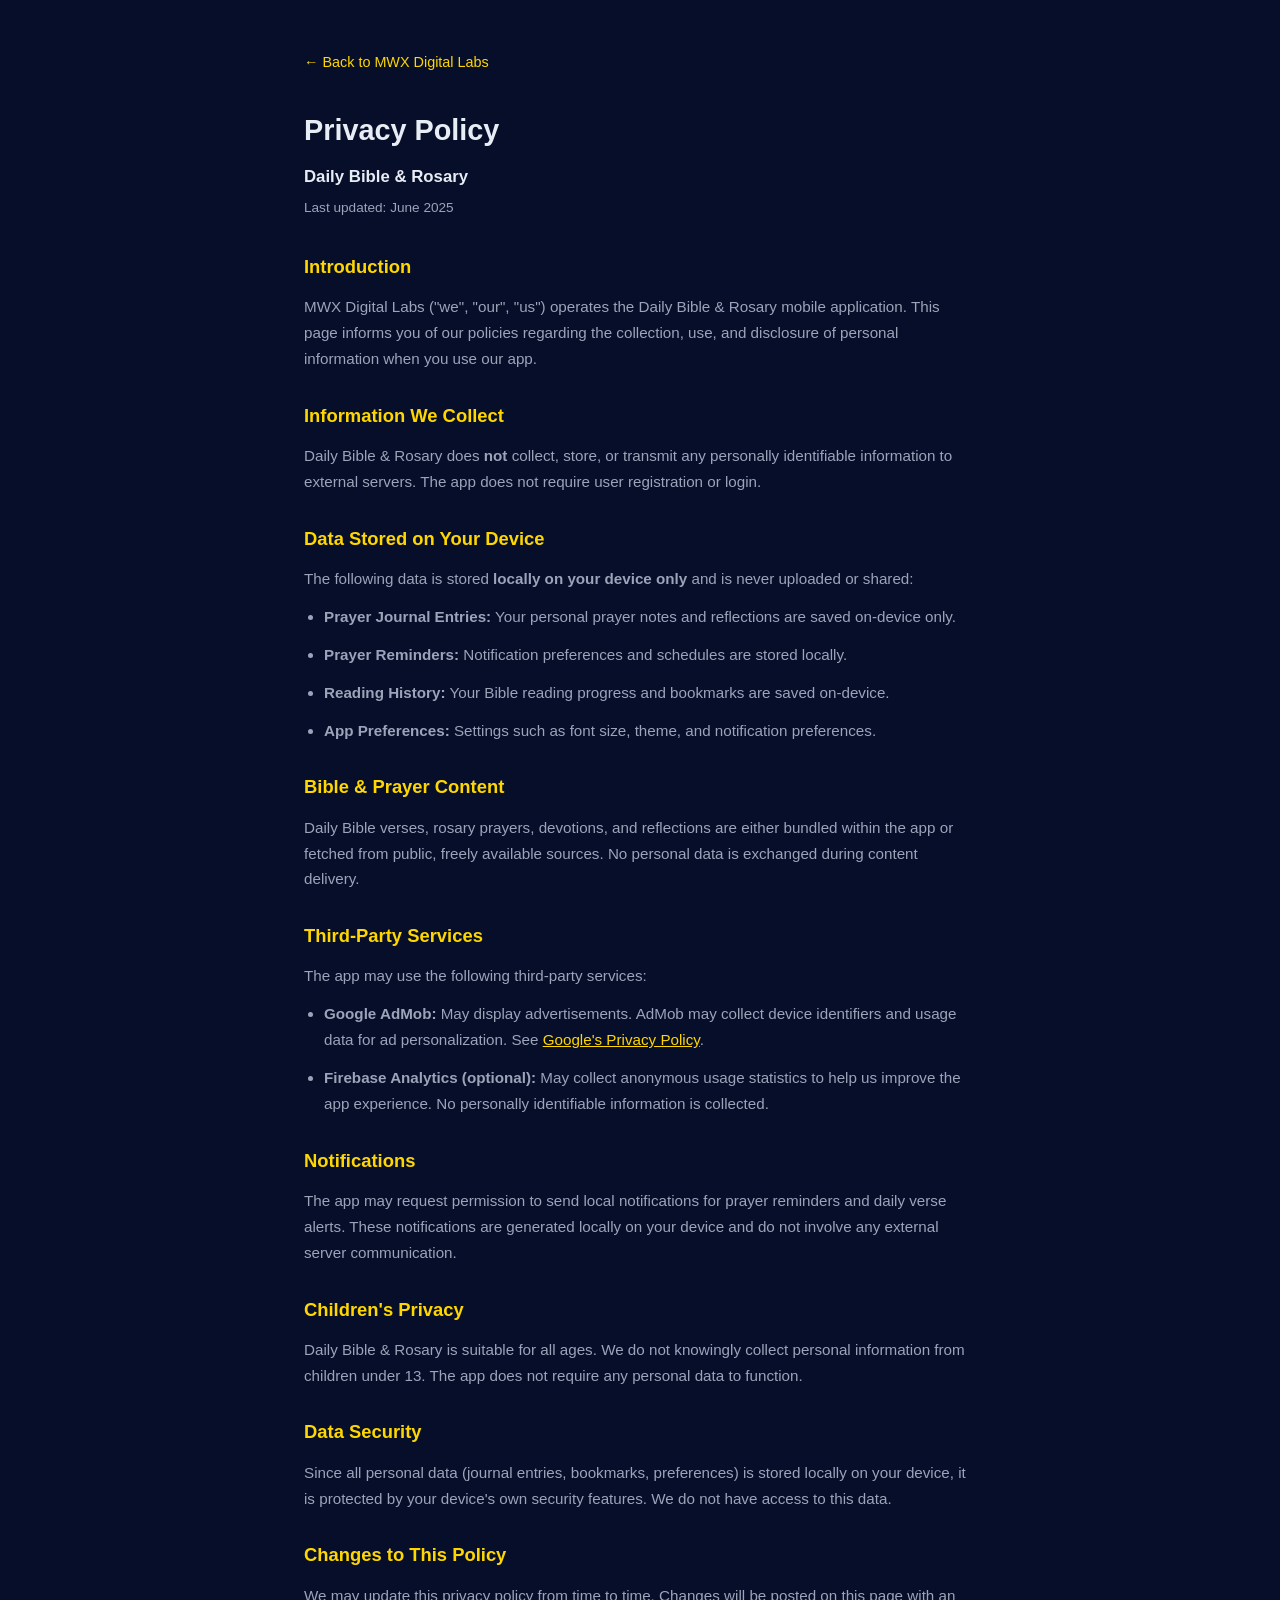
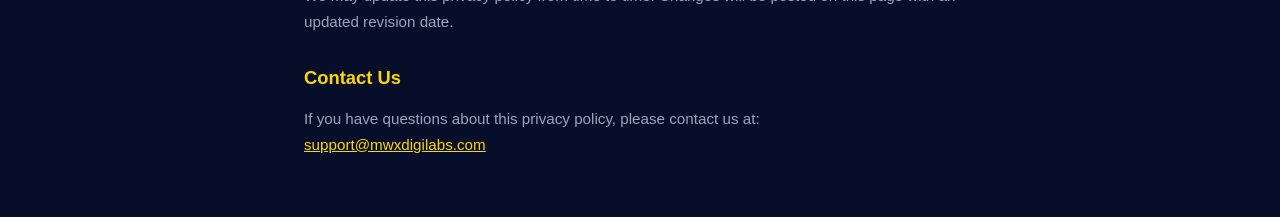
<file: daily-bible-rosary-privacy-policy.html>
<!DOCTYPE html>
<html lang="en">
<head>
  <meta charset="UTF-8">
  <meta name="viewport" content="width=device-width, initial-scale=1.0">
  <title>Privacy Policy — Daily Bible &amp; Rosary — MWX Digital Labs</title>
  <style>
    :root { --bg: #060E2A; --text: #E8ECF4; --muted: #9BA4B8; --accent: #FFD700; }
    * { margin: 0; padding: 0; box-sizing: border-box; }
    body { font-family: -apple-system, BlinkMacSystemFont, 'Segoe UI', Roboto, sans-serif; background: var(--bg); color: var(--text); line-height: 1.7; }
    .container { max-width: 720px; margin: 0 auto; padding: 48px 24px; }
    a { color: var(--accent); }
    h1 { font-size: 1.8rem; margin-bottom: 8px; }
    .updated { color: var(--muted); font-size: 0.85rem; margin-bottom: 32px; }
    h2 { font-size: 1.15rem; color: var(--accent); margin: 28px 0 12px; }
    p, li { color: var(--muted); font-size: 0.95rem; margin-bottom: 12px; }
    ul { padding-left: 20px; }
    .back { display: inline-block; margin-bottom: 32px; color: var(--accent); text-decoration: none; font-size: 0.9rem; }
    .back:hover { text-decoration: underline; }
  </style>
</head>
<body>
  <div class="container">
    <a class="back" href="/">&larr; Back to MWX Digital Labs</a>
    <h1>Privacy Policy</h1>
    <p style="color: #E8ECF4; font-size: 1.05rem; margin-bottom: 4px;"><strong>Daily Bible &amp; Rosary</strong></p>
    <p class="updated">Last updated: June 2025</p>

    <h2>Introduction</h2>
    <p>MWX Digital Labs ("we", "our", "us") operates the Daily Bible &amp; Rosary mobile application. This page informs you of our policies regarding the collection, use, and disclosure of personal information when you use our app.</p>

    <h2>Information We Collect</h2>
    <p>Daily Bible &amp; Rosary does <strong>not</strong> collect, store, or transmit any personally identifiable information to external servers. The app does not require user registration or login.</p>

    <h2>Data Stored on Your Device</h2>
    <p>The following data is stored <strong>locally on your device only</strong> and is never uploaded or shared:</p>
    <ul>
      <li><strong>Prayer Journal Entries:</strong> Your personal prayer notes and reflections are saved on-device only.</li>
      <li><strong>Prayer Reminders:</strong> Notification preferences and schedules are stored locally.</li>
      <li><strong>Reading History:</strong> Your Bible reading progress and bookmarks are saved on-device.</li>
      <li><strong>App Preferences:</strong> Settings such as font size, theme, and notification preferences.</li>
    </ul>

    <h2>Bible &amp; Prayer Content</h2>
    <p>Daily Bible verses, rosary prayers, devotions, and reflections are either bundled within the app or fetched from public, freely available sources. No personal data is exchanged during content delivery.</p>

    <h2>Third-Party Services</h2>
    <p>The app may use the following third-party services:</p>
    <ul>
      <li><strong>Google AdMob:</strong> May display advertisements. AdMob may collect device identifiers and usage data for ad personalization. See <a href="https://policies.google.com/privacy" target="_blank">Google's Privacy Policy</a>.</li>
      <li><strong>Firebase Analytics (optional):</strong> May collect anonymous usage statistics to help us improve the app experience. No personally identifiable information is collected.</li>
    </ul>

    <h2>Notifications</h2>
    <p>The app may request permission to send local notifications for prayer reminders and daily verse alerts. These notifications are generated locally on your device and do not involve any external server communication.</p>

    <h2>Children's Privacy</h2>
    <p>Daily Bible &amp; Rosary is suitable for all ages. We do not knowingly collect personal information from children under 13. The app does not require any personal data to function.</p>

    <h2>Data Security</h2>
    <p>Since all personal data (journal entries, bookmarks, preferences) is stored locally on your device, it is protected by your device's own security features. We do not have access to this data.</p>

    <h2>Changes to This Policy</h2>
    <p>We may update this privacy policy from time to time. Changes will be posted on this page with an updated revision date.</p>

    <h2>Contact Us</h2>
    <p>If you have questions about this privacy policy, please contact us at:<br>
    <a href="mailto:support@mwxdigilabs.com">support@mwxdigilabs.com</a></p>
  </div>
</body>
</html>
</file>
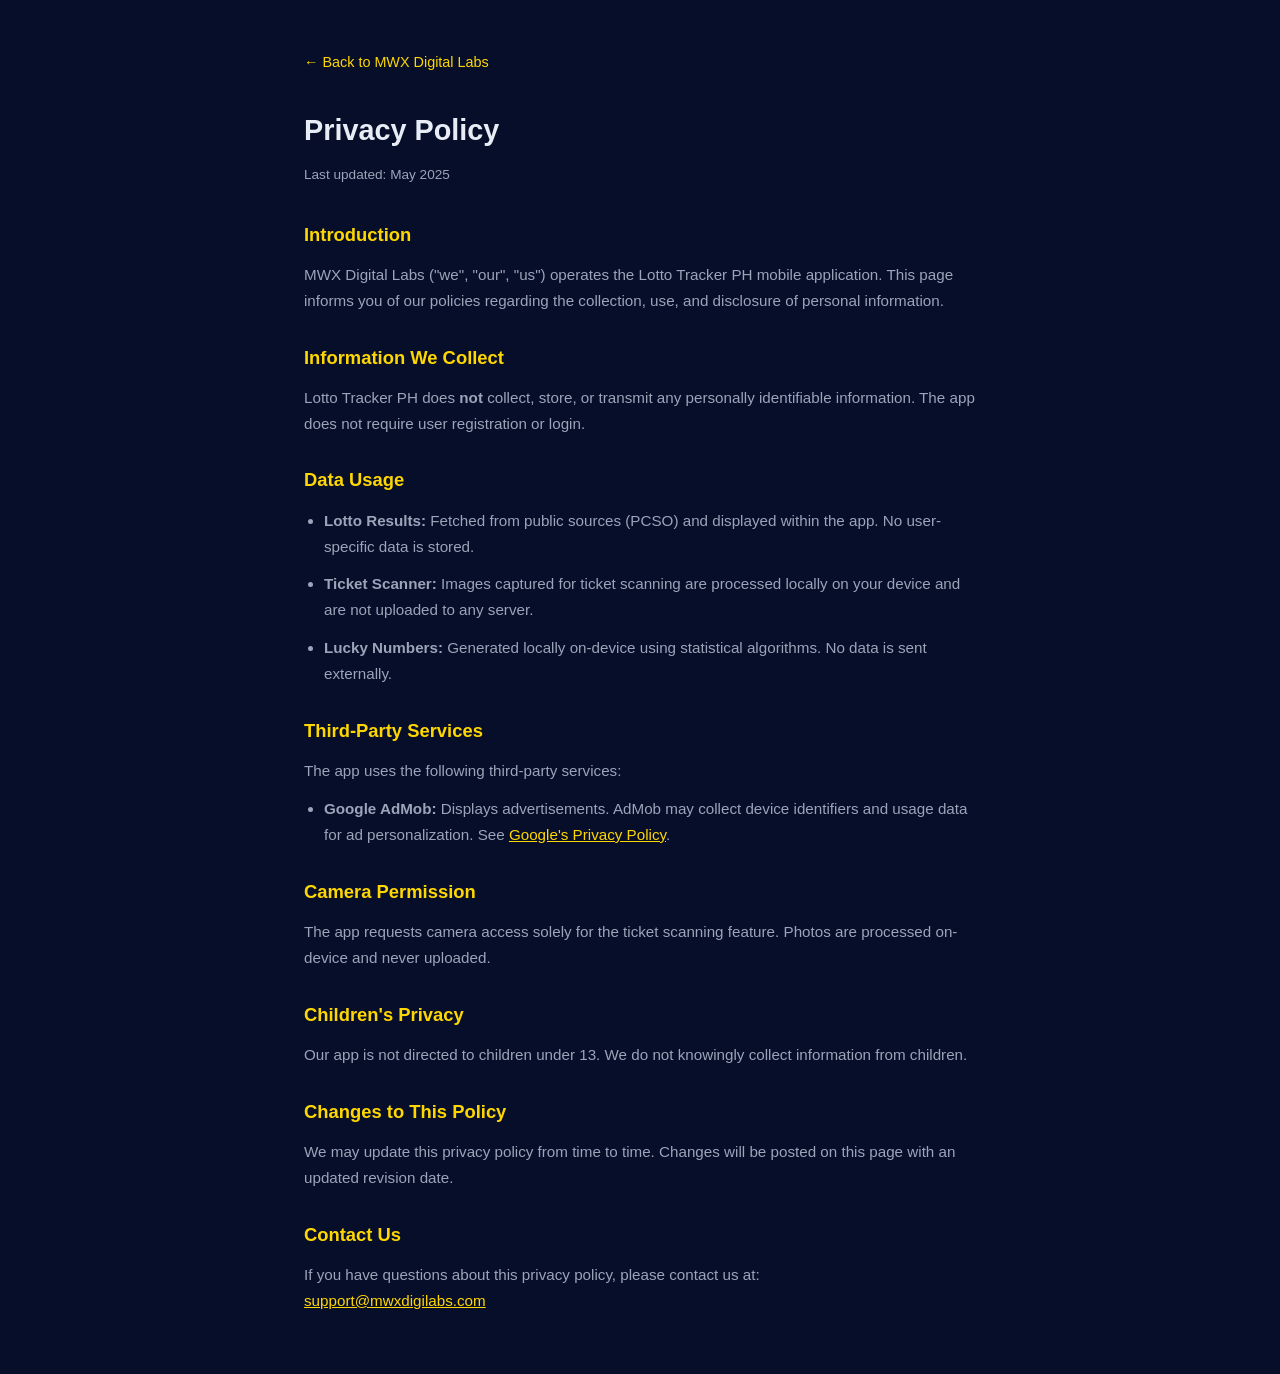
<file: privacy-policy.html>
<!DOCTYPE html>
<html lang="en">
<head>
  <meta charset="UTF-8">
  <meta name="viewport" content="width=device-width, initial-scale=1.0">
  <title>Privacy Policy — MWX Digital Labs</title>
  <style>
    :root { --bg: #060E2A; --text: #E8ECF4; --muted: #9BA4B8; --accent: #FFD700; }
    * { margin: 0; padding: 0; box-sizing: border-box; }
    body { font-family: -apple-system, BlinkMacSystemFont, 'Segoe UI', Roboto, sans-serif; background: var(--bg); color: var(--text); line-height: 1.7; }
    .container { max-width: 720px; margin: 0 auto; padding: 48px 24px; }
    a { color: var(--accent); }
    h1 { font-size: 1.8rem; margin-bottom: 8px; }
    .updated { color: var(--muted); font-size: 0.85rem; margin-bottom: 32px; }
    h2 { font-size: 1.15rem; color: var(--accent); margin: 28px 0 12px; }
    p, li { color: var(--muted); font-size: 0.95rem; margin-bottom: 12px; }
    ul { padding-left: 20px; }
    .back { display: inline-block; margin-bottom: 32px; color: var(--accent); text-decoration: none; font-size: 0.9rem; }
    .back:hover { text-decoration: underline; }
  </style>
</head>
<body>
  <div class="container">
    <a class="back" href="/">&larr; Back to MWX Digital Labs</a>
    <h1>Privacy Policy</h1>
    <p class="updated">Last updated: May 2025</p>

    <h2>Introduction</h2>
    <p>MWX Digital Labs ("we", "our", "us") operates the Lotto Tracker PH mobile application. This page informs you of our policies regarding the collection, use, and disclosure of personal information.</p>

    <h2>Information We Collect</h2>
    <p>Lotto Tracker PH does <strong>not</strong> collect, store, or transmit any personally identifiable information. The app does not require user registration or login.</p>

    <h2>Data Usage</h2>
    <ul>
      <li><strong>Lotto Results:</strong> Fetched from public sources (PCSO) and displayed within the app. No user-specific data is stored.</li>
      <li><strong>Ticket Scanner:</strong> Images captured for ticket scanning are processed locally on your device and are not uploaded to any server.</li>
      <li><strong>Lucky Numbers:</strong> Generated locally on-device using statistical algorithms. No data is sent externally.</li>
    </ul>

    <h2>Third-Party Services</h2>
    <p>The app uses the following third-party services:</p>
    <ul>
      <li><strong>Google AdMob:</strong> Displays advertisements. AdMob may collect device identifiers and usage data for ad personalization. See <a href="https://policies.google.com/privacy" target="_blank">Google's Privacy Policy</a>.</li>
    </ul>

    <h2>Camera Permission</h2>
    <p>The app requests camera access solely for the ticket scanning feature. Photos are processed on-device and never uploaded.</p>

    <h2>Children's Privacy</h2>
    <p>Our app is not directed to children under 13. We do not knowingly collect information from children.</p>

    <h2>Changes to This Policy</h2>
    <p>We may update this privacy policy from time to time. Changes will be posted on this page with an updated revision date.</p>

    <h2>Contact Us</h2>
    <p>If you have questions about this privacy policy, please contact us at:<br>
    <a href="mailto:support@mwxdigilabs.com">support@mwxdigilabs.com</a></p>
  </div>
</body>
</html>
</file>
<file: styles.css>
/* ═══════════════════════════════════════════════════════════
   MWX Digilabs IT Solutions — Premium Brand Stylesheet
   Identity: deep navy / electric blue / cyan glow
   ═══════════════════════════════════════════════════════════ */

:root {
  --navy-950: #04070f;
  --navy-900: #070d1d;
  --navy-800: #0b1530;
  --navy-700: #122149;
  --blue-600: #2e7cf6;
  --blue-500: #4a8ef8;
  --cyan-400: #38e1ff;
  --ink-900: #0d1526;
  --ink-600: #45506b;
  --off-white: #f5f7fb;
  --white: #ffffff;
  --line-dark: rgba(120, 160, 255, 0.12);
  --line-light: rgba(13, 21, 38, 0.08);
  --grad-brand: linear-gradient(98deg, #2e7cf6 0%, #38e1ff 100%);
  --grad-instagram: linear-gradient(135deg, #f09433 0%, #e6683c 25%, #dc2743 50%, #cc2366 75%, #bc1888 100%);
  --shadow-card: 0 18px 50px -18px rgba(4, 10, 30, 0.45);
  --shadow-soft: 0 10px 36px -14px rgba(13, 21, 38, 0.16);
  --radius-lg: 22px;
  --radius-md: 16px;
  --font-head: 'Space Grotesk', sans-serif;
  --font-body: 'Manrope', sans-serif;
}

* { margin: 0; padding: 0; box-sizing: border-box; }
html { scroll-behavior: smooth; }
body {
  font-family: var(--font-body);
  background: var(--navy-950);
  color: var(--white);
  line-height: 1.65;
  -webkit-font-smoothing: antialiased;
  overflow-x: hidden;
}
img { max-width: 100%; display: block; }
a { color: inherit; text-decoration: none; }
ul, ol { list-style: none; }
::selection { background: rgba(56, 225, 255, 0.35); color: #fff; }

.container { width: min(1180px, calc(100% - 48px)); margin: 0 auto; }

h1, h2, h3, h4 { font-family: var(--font-head); line-height: 1.18; letter-spacing: -0.015em; }

/* ── Eyebrow + section heads ─────────────────────── */
.eyebrow {
  display: inline-block;
  font-size: 0.78rem;
  font-weight: 800;
  letter-spacing: 0.18em;
  text-transform: uppercase;
  background: var(--grad-brand);
  -webkit-background-clip: text;
  background-clip: text;
  -webkit-text-fill-color: transparent;
  margin-bottom: 14px;
}
.section-head { max-width: 720px; margin-bottom: 64px; }
.section-head h2 { font-size: clamp(1.7rem, 3.4vw, 2.6rem); font-weight: 700; }
.section-head p { margin-top: 16px; font-size: 1.05rem; opacity: 0.78; }

section { padding: 110px 0; }
.section-dark { background: var(--navy-950); color: var(--white); }
.section-light { background: var(--off-white); color: var(--ink-900); }
.section-light .section-head p { color: var(--ink-600); opacity: 1; }

/* ── Buttons ─────────────────────────────────────── */
.btn {
  display: inline-flex;
  align-items: center;
  gap: 10px;
  font-family: var(--font-body);
  font-weight: 700;
  border-radius: 999px;
  border: none;
  cursor: pointer;
  transition: transform 0.22s ease, box-shadow 0.22s ease, background-color 0.22s ease, border-color 0.22s ease;
  white-space: nowrap;
}
.btn-sm { padding: 10px 22px; font-size: 0.9rem; }
.btn-lg { padding: 15px 32px; font-size: 1rem; }
.btn-primary {
  background: var(--grad-brand);
  color: #fff;
  box-shadow: 0 10px 30px -10px rgba(46, 124, 246, 0.65);
}
.btn-primary:hover { transform: translateY(-2px); box-shadow: 0 16px 38px -10px rgba(56, 225, 255, 0.55); }
.btn-primary:disabled { opacity: 0.7; cursor: progress; transform: none; }
.btn-ghost {
  background: transparent;
  color: #fff;
  border: 1.5px solid rgba(140, 175, 255, 0.35);
}
.btn-ghost:hover { border-color: var(--cyan-400); background: rgba(56, 225, 255, 0.07); transform: translateY(-2px); }
.btn-white { background: #fff; color: var(--navy-800); }
.btn-white:hover { transform: translateY(-2px); box-shadow: 0 14px 34px -12px rgba(255, 255, 255, 0.5); }
.btn-outline-light {
  background: transparent;
  color: #cfe0ff;
  border: 1.5px solid rgba(140, 175, 255, 0.3);
}
.btn-outline-light:hover { border-color: var(--cyan-400); color: #fff; transform: translateY(-2px); }
.btn-block { width: 100%; justify-content: center; }

/* ── Reveal animation ────────────────────────────── */
.reveal { opacity: 0; transform: translateY(26px); transition: opacity 0.7s ease, transform 0.7s ease; }
.reveal.visible { opacity: 1; transform: translateY(0); }

/* ═══════════ NAV ═══════════ */
.nav-wrap {
  position: fixed;
  top: 0; left: 0; right: 0;
  z-index: 100;
  transition: background-color 0.3s ease, box-shadow 0.3s ease, border-color 0.3s ease;
  border-bottom: 1px solid transparent;
}
.nav-wrap.scrolled {
  background: rgba(4, 7, 15, 0.82);
  backdrop-filter: blur(18px);
  -webkit-backdrop-filter: blur(18px);
  border-bottom-color: var(--line-dark);
}
.nav { display: flex; align-items: center; justify-content: space-between; height: 76px; gap: 16px; }
.nav-logo {
  flex-shrink: 0;
  display: inline-flex;
  align-items: center;
  max-width: 200px;
  min-width: 100px;
}
.nav-logo-img {
  height: 46px;
  width: auto;
  max-width: 100%;
  max-height: 46px;
  object-fit: contain;
  object-position: left center;
}
.nav-links { display: flex; align-items: center; gap: 6px; }
.nav-link {
  padding: 9px 15px;
  font-size: 0.93rem;
  font-weight: 600;
  color: rgba(225, 235, 255, 0.75);
  border-radius: 999px;
  transition: color 0.2s ease, background-color 0.2s ease;
}
.nav-link:hover { color: #fff; }
.nav-link.active { color: #fff; background: rgba(78, 130, 255, 0.14); }
.nav-right { display: flex; align-items: center; gap: 14px; flex-shrink: 0; }
.nav-cta-mobile { display: none; }
.nav-burger {
  display: none;
  flex-direction: column;
  gap: 5px;
  background: none;
  border: none;
  cursor: pointer;
  padding: 8px;
}
.nav-burger span { width: 22px; height: 2px; background: #fff; border-radius: 2px; transition: transform 0.25s ease, opacity 0.25s ease; }
.nav-burger.active span:nth-child(1) { transform: translateY(7px) rotate(45deg); }
.nav-burger.active span:nth-child(2) { opacity: 0; }
.nav-burger.active span:nth-child(3) { transform: translateY(-7px) rotate(-45deg); }

/* ═══════════ HERO ═══════════ */
.hero {
  position: relative;
  padding: 190px 0 130px;
  background: var(--navy-950);
  overflow: hidden;
}
.hero-bg { position: absolute; inset: 0; pointer-events: none; }
.hero-grid {
  position: absolute; inset: 0;
  background-image:
    linear-gradient(rgba(90, 140, 255, 0.05) 1px, transparent 1px),
    linear-gradient(90deg, rgba(90, 140, 255, 0.05) 1px, transparent 1px);
  background-size: 56px 56px;
  mask-image: radial-gradient(ellipse 90% 70% at 50% 30%, black 30%, transparent 75%);
  -webkit-mask-image: radial-gradient(ellipse 90% 70% at 50% 30%, black 30%, transparent 75%);
}
.orb { position: absolute; border-radius: 50%; filter: blur(90px); opacity: 0.5; }
.orb-1 { width: 480px; height: 480px; background: rgba(46, 124, 246, 0.35); top: -160px; right: -80px; animation: drift 14s ease-in-out infinite alternate; }
.orb-2 { width: 360px; height: 360px; background: rgba(56, 225, 255, 0.18); bottom: -120px; left: -100px; animation: drift 18s ease-in-out infinite alternate-reverse; }
.orb-3 { width: 240px; height: 240px; background: rgba(80, 90, 255, 0.22); top: 40%; left: 42%; animation: drift 16s ease-in-out infinite alternate; }
@keyframes drift { from { transform: translate(0, 0); } to { transform: translate(40px, 26px); } }

.hero-inner {
  position: relative;
  display: grid;
  grid-template-columns: 1.05fr 0.95fr;
  gap: 60px;
  align-items: center;
}
.hero-badge {
  display: inline-flex;
  align-items: center;
  gap: 9px;
  padding: 8px 18px;
  border-radius: 999px;
  border: 1px solid var(--line-dark);
  background: rgba(15, 28, 60, 0.55);
  font-size: 0.82rem;
  font-weight: 700;
  letter-spacing: 0.04em;
  color: #aac4ff;
  margin-bottom: 28px;
}
.badge-dot { width: 8px; height: 8px; border-radius: 50%; background: var(--cyan-400); box-shadow: 0 0 12px var(--cyan-400); animation: pulse 2.2s ease-in-out infinite; }
@keyframes pulse { 0%, 100% { opacity: 1; } 50% { opacity: 0.35; } }

.hero-title { font-size: clamp(2.3rem, 5vw, 3.7rem); font-weight: 700; margin-bottom: 22px; }
.grad-text {
  background: var(--grad-brand);
  -webkit-background-clip: text;
  background-clip: text;
  -webkit-text-fill-color: transparent;
}
.hero-sub { font-size: 1.12rem; color: rgba(222, 232, 255, 0.72); max-width: 520px; margin-bottom: 36px; }
.hero-actions { display: flex; gap: 16px; flex-wrap: wrap; margin-bottom: 46px; }
.hero-meta { display: flex; align-items: center; gap: 22px; flex-wrap: wrap; }
.meta-item { display: flex; flex-direction: column; }
.meta-item strong { font-family: var(--font-head); font-size: 1.05rem; font-weight: 700; color: #fff; line-height: 1.2; }
.meta-item span { font-size: 0.78rem; color: rgba(200, 215, 250, 0.55); font-weight: 600; margin-top: 2px; }
.meta-divider { width: 1px; height: 36px; background: var(--line-dark); }

/* ═══════════ PHONE FRAME (premium product-mockup style, no notch) ═══════════ */
.phone-frame {
  position: relative;
  width: 250px;
  aspect-ratio: 9 / 19.2;
  border-radius: 44px;
  /* metallic bezel — subtle gradient for depth */
  background:
    linear-gradient(160deg, #2a3a5f 0%, #131c36 40%, #0a1124 100%);
  padding: 7px;
  box-shadow:
    0 36px 70px -22px rgba(2, 6, 18, 0.7),
    0 14px 36px -16px rgba(2, 6, 18, 0.55),
    0 0 0 1px rgba(255, 255, 255, 0.06),
    inset 0 0 0 1px rgba(255, 255, 255, 0.08),
    0 0 100px -30px rgba(56, 150, 255, 0.45);
}
/* subtle inner bezel ring */
.phone-frame::before {
  content: '';
  position: absolute;
  inset: 5px;
  border-radius: 39px;
  pointer-events: none;
  background: #0a1124;
  z-index: 1;
}
/* glass highlight on top-left for depth */
.phone-frame::after {
  content: '';
  position: absolute;
  inset: 0;
  border-radius: inherit;
  pointer-events: none;
  background:
    linear-gradient(135deg, rgba(255, 255, 255, 0.1) 0%, rgba(255, 255, 255, 0) 30%),
    linear-gradient(225deg, rgba(255, 255, 255, 0.04) 0%, transparent 25%);
  z-index: 5;
}
/* The screen area — fills the bezel inset, has its own clipping */
.phone-screenshot {
  position: relative;
  width: 100%;
  height: 100%;
  border-radius: 37px;
  object-fit: cover;
  object-position: top;
  display: block;
  background: #f4f6fb;
  z-index: 2;
  box-shadow: inset 0 0 0 1px rgba(0, 0, 0, 0.5);
}
/* Tiny side buttons for realism (volume + power) */
.phone-frame .phone-btn-vol,
.phone-frame .phone-btn-pwr {
  position: absolute;
  width: 3px;
  border-radius: 2px;
  background: linear-gradient(90deg, rgba(255,255,255,0.08), rgba(0,0,0,0.4));
  z-index: 0;
}
.phone-frame .phone-btn-vol {
  left: -2px;
  top: 26%;
  height: 38px;
  box-shadow: 0 60px 0 0 currentColor;
  color: transparent;
}
.phone-frame .phone-btn-vol::after {
  content: '';
  position: absolute;
  left: 0; top: 56px;
  width: 3px; height: 60px;
  background: inherit;
  border-radius: 2px;
}
.phone-frame .phone-btn-pwr {
  right: -2px;
  top: 30%;
  height: 60px;
}
/* legacy .phone-notch from previous version — hide if present (we removed notch design) */
.phone-notch { display: none; }

/* hero phones layout — more dynamic, polished composition */
.hero-visual { position: relative; height: 600px; perspective: 1400px; }

/* Brand-icon screen (hero only — clean app intro card) */
.phone-icon-screen {
  position: relative;
  width: 100%;
  height: 100%;
  border-radius: 37px;
  overflow: hidden;
  z-index: 2;
  display: flex;
  align-items: center;
  justify-content: center;
  padding: 32px 22px;
}
.phone-icon-screen.screen-lotto {
  background:
    radial-gradient(ellipse 80% 55% at 50% 18%, rgba(78, 158, 255, 0.42), transparent 60%),
    radial-gradient(ellipse 80% 60% at 50% 85%, rgba(255, 110, 80, 0.18), transparent 65%),
    linear-gradient(170deg, #0a1942 0%, #060d2a 55%, #04081d 100%);
}
.phone-icon-screen.screen-bible {
  background:
    radial-gradient(ellipse 80% 55% at 50% 18%, rgba(180, 215, 255, 0.65), transparent 60%),
    radial-gradient(ellipse 80% 60% at 50% 85%, rgba(255, 220, 140, 0.35), transparent 65%),
    linear-gradient(170deg, #eaf3ff 0%, #cfe2fa 50%, #b6d3f4 100%);
}
.brand-bg-pattern {
  position: absolute;
  inset: 0;
  background-image:
    linear-gradient(rgba(120, 170, 255, 0.06) 1px, transparent 1px),
    linear-gradient(90deg, rgba(120, 170, 255, 0.06) 1px, transparent 1px);
  background-size: 28px 28px;
  mask-image: radial-gradient(ellipse 80% 80% at 50% 50%, black 30%, transparent 78%);
  -webkit-mask-image: radial-gradient(ellipse 80% 80% at 50% 50%, black 30%, transparent 78%);
  pointer-events: none;
}
.brand-bg-pattern.brand-bg-light {
  background-image:
    linear-gradient(rgba(60, 110, 200, 0.08) 1px, transparent 1px),
    linear-gradient(90deg, rgba(60, 110, 200, 0.08) 1px, transparent 1px);
}
.app-brand {
  position: relative;
  display: flex;
  flex-direction: column;
  align-items: center;
  gap: 14px;
  text-align: center;
  color: #fff;
  z-index: 2;
}
.app-brand.app-brand-light { color: #11244c; }
.app-brand-icon-wrap {
  position: relative;
  width: 96px; height: 96px;
  border-radius: 26px;
  padding: 4px;
  background: linear-gradient(155deg, rgba(255,255,255,0.18), rgba(255,255,255,0.04));
  box-shadow:
    0 24px 50px -14px rgba(0, 0, 0, 0.55),
    0 0 0 1px rgba(255, 255, 255, 0.18) inset,
    0 0 60px -10px rgba(56, 225, 255, 0.5);
}
.app-brand.app-brand-light .app-brand-icon-wrap {
  background: linear-gradient(155deg, rgba(255,255,255,0.9), rgba(255,255,255,0.5));
  box-shadow:
    0 22px 44px -12px rgba(30, 80, 160, 0.35),
    0 0 0 1px rgba(255, 255, 255, 0.6) inset;
}
/* subtle glow halo behind icon */
.app-brand-icon-wrap::before {
  content: '';
  position: absolute;
  inset: -22px;
  border-radius: 50%;
  background: radial-gradient(circle, rgba(56, 225, 255, 0.35), transparent 70%);
  filter: blur(14px);
  z-index: -1;
}
.app-brand.app-brand-light .app-brand-icon-wrap::before {
  background: radial-gradient(circle, rgba(120, 180, 255, 0.45), transparent 70%);
}
.app-brand-icon {
  width: 100%;
  height: 100%;
  border-radius: 22px;
  object-fit: cover;
  display: block;
}
.app-brand-name {
  font-family: var(--font-head);
  font-weight: 700;
  font-size: 1.02rem;
  letter-spacing: -0.005em;
  line-height: 1.2;
  margin-top: 4px;
}
.app-brand-tag {
  font-family: var(--font-body);
  font-size: 0.74rem;
  font-weight: 600;
  color: rgba(225, 235, 255, 0.7);
  margin: 0;
  letter-spacing: 0.005em;
}
.app-brand.app-brand-light .app-brand-tag { color: rgba(30, 60, 110, 0.7); }
.app-brand-pills {
  display: flex;
  gap: 6px;
  flex-wrap: wrap;
  justify-content: center;
  margin-top: 6px;
}
.brand-pill {
  font-family: var(--font-body);
  font-size: 0.62rem;
  font-weight: 700;
  letter-spacing: 0.08em;
  padding: 4px 9px;
  border-radius: 99px;
  background: rgba(255, 255, 255, 0.08);
  border: 1px solid rgba(255, 255, 255, 0.16);
  color: rgba(225, 235, 255, 0.85);
  text-transform: uppercase;
}
.app-brand.app-brand-light .brand-pill {
  background: rgba(20, 45, 90, 0.06);
  border-color: rgba(20, 45, 90, 0.18);
  color: rgba(20, 45, 90, 0.78);
}
.phone-main {
  position: absolute;
  left: 18%; top: 40px;
  z-index: 3;
  width: 240px;
  transform: rotateY(-4deg) rotateX(2deg);
  animation: floaty 7s ease-in-out infinite;
}
.phone-back {
  position: absolute;
  right: 4%; top: 110px;
  width: 220px;
  transform: rotateY(8deg) rotateX(2deg) rotate(6deg);
  z-index: 1;
  animation: floaty 8.5s ease-in-out 0.8s infinite;
}
@keyframes floaty { 0%, 100% { translate: 0 0; } 50% { translate: 0 -14px; } }

.float-chip {
  position: absolute;
  display: inline-flex;
  align-items: center;
  gap: 8px;
  padding: 10px 18px;
  font-size: 0.8rem;
  font-weight: 700;
  color: #d8e6ff;
  background: rgba(13, 24, 52, 0.78);
  border: 1px solid rgba(130, 170, 255, 0.25);
  border-radius: 999px;
  backdrop-filter: blur(14px);
  -webkit-backdrop-filter: blur(14px);
  box-shadow: 0 14px 34px -12px rgba(3, 8, 24, 0.8);
  z-index: 4;
}
.chip-1 { top: 4px; right: 4%; animation: floaty 6s ease-in-out 0.4s infinite; }
.chip-2 { bottom: 56px; left: 0; animation: floaty 7s ease-in-out 1.1s infinite; }
.chip-3 { bottom: -8px; right: 14%; animation: floaty 6.5s ease-in-out 0.2s infinite; }

/* ═══════════ TRUST ═══════════ */
.trust { padding-top: 60px; }
.trust-grid { display: grid; grid-template-columns: repeat(4, 1fr); gap: 22px; }
.trust-card {
  padding: 32px 26px;
  border-radius: var(--radius-lg);
  background: linear-gradient(165deg, rgba(20, 36, 76, 0.55), rgba(9, 16, 36, 0.65));
  border: 1px solid var(--line-dark);
  transition: transform 0.28s ease, border-color 0.28s ease, box-shadow 0.28s ease;
}
.trust-card:hover {
  transform: translateY(-6px);
  border-color: rgba(56, 225, 255, 0.4);
  box-shadow: 0 22px 50px -20px rgba(40, 120, 255, 0.4);
}
.trust-icon {
  width: 52px; height: 52px;
  border-radius: 14px;
  display: flex; align-items: center; justify-content: center;
  background: rgba(56, 140, 255, 0.12);
  color: var(--cyan-400);
  margin-bottom: 20px;
}
.trust-card h3 { font-size: 1.08rem; margin-bottom: 10px; }
.trust-card p { font-size: 0.92rem; color: rgba(212, 226, 255, 0.62); }

/* ═══════════ SERVICES ═══════════ */
.services-grid { display: grid; grid-template-columns: repeat(3, 1fr); gap: 24px; }
.service-card {
  background: var(--white);
  border-radius: var(--radius-lg);
  border: 1px solid var(--line-light);
  padding: 36px 30px;
  box-shadow: var(--shadow-soft);
  position: relative;
  overflow: hidden;
  transition: transform 0.28s ease, box-shadow 0.28s ease;
}
.service-card::before {
  content: '';
  position: absolute;
  top: 0; left: 0; right: 0;
  height: 3px;
  background: var(--grad-brand);
  opacity: 0;
  transition: opacity 0.28s ease;
}
.service-card:hover { transform: translateY(-6px); box-shadow: 0 26px 56px -22px rgba(13, 30, 70, 0.28); }
.service-card:hover::before { opacity: 1; }
.service-icon {
  width: 52px; height: 52px;
  border-radius: 14px;
  display: flex; align-items: center; justify-content: center;
  background: linear-gradient(135deg, rgba(46, 124, 246, 0.12), rgba(56, 225, 255, 0.12));
  color: var(--blue-600);
  margin-bottom: 22px;
}
.service-card h3 { font-size: 1.15rem; margin-bottom: 12px; color: var(--ink-900); }
.service-card p { font-size: 0.94rem; color: var(--ink-600); margin-bottom: 20px; }
.service-tags { display: flex; flex-wrap: wrap; gap: 8px; }
.service-tags i {
  font-style: normal;
  font-size: 0.74rem;
  font-weight: 700;
  padding: 5px 12px;
  border-radius: 999px;
  background: var(--off-white);
  border: 1px solid var(--line-light);
  color: var(--ink-600);
}

/* ═══════════ PORTFOLIO ═══════════ */
.project-card {
  display: grid;
  grid-template-columns: 1fr 1fr;
  gap: 56px;
  align-items: center;
  padding: 56px;
  border-radius: 28px;
  background: linear-gradient(160deg, rgba(18, 32, 70, 0.5), rgba(8, 14, 32, 0.7));
  border: 1px solid var(--line-dark);
  margin-bottom: 44px;
  position: relative;
  overflow: hidden;
}
.project-card-flip .project-visual { order: 2; }
.project-card-flip .project-info { order: 1; }

.project-visual { position: relative; display: flex; justify-content: center; padding: 30px 0; min-height: 480px; align-items: center; }
.project-glow { position: absolute; width: 420px; height: 420px; border-radius: 50%; filter: blur(95px); opacity: 0.55; pointer-events: none; }
.glow-lotto { background: radial-gradient(circle, rgba(46, 110, 246, 0.6), rgba(230, 70, 60, 0.22)); }
.glow-bible { background: radial-gradient(circle, rgba(120, 180, 255, 0.55), rgba(250, 210, 120, 0.22)); }

/* Phone gallery: 3 phones layered — premium product showcase */
.phone-gallery {
  position: relative;
  width: 100%;
  max-width: 500px;
  height: 540px;
  display: flex;
  justify-content: center;
  align-items: center;
  perspective: 1600px;
}
.phone-gallery-main {
  width: 240px;
  z-index: 4;
  box-shadow:
    0 50px 90px -30px rgba(2, 6, 18, 0.85),
    0 0 0 1px rgba(255,255,255,0.06),
    0 0 120px -30px rgba(56, 150, 255, 0.65);
  animation: floaty 7s ease-in-out infinite;
  transform: translateY(-10px);
}
.phone-gallery-side {
  width: 200px;
  position: absolute;
  z-index: 1;
}
.phone-gallery-left {
  left: 4%;
  top: 50%;
  transform: translateY(-50%) rotateY(14deg) rotate(-10deg);
  animation: floaty 8s ease-in-out 0.4s infinite;
}
.phone-gallery-right {
  right: 4%;
  top: 50%;
  transform: translateY(-50%) rotateY(-14deg) rotate(10deg);
  animation: floaty 8s ease-in-out 0.8s infinite;
}
/* Soft floor reflection */
.phone-gallery::after {
  content: '';
  position: absolute;
  bottom: 20px;
  left: 50%;
  transform: translateX(-50%);
  width: 70%;
  height: 36px;
  background: radial-gradient(ellipse at center, rgba(56, 150, 255, 0.35) 0%, transparent 65%);
  filter: blur(18px);
  z-index: 0;
  pointer-events: none;
}
.project-card:hover .phone-gallery-main { transform: translateY(-18px); }

.project-app-icon {
  position: absolute;
  width: 76px; height: 76px;
  border-radius: 20px;
  object-fit: cover;
  z-index: 5;
  box-shadow: 0 20px 44px -12px rgba(0, 0, 0, 0.6);
  border: 1px solid rgba(255, 255, 255, 0.14);
  animation: floaty 7s ease-in-out infinite;
}
.icon-lotto { bottom: 20px; left: 50%; transform: translateX(-220%); }
.icon-bible { bottom: 20px; left: 50%; transform: translateX(120%); }

.project-kicker { display: flex; align-items: center; gap: 16px; margin-bottom: 18px; }
.project-num {
  font-family: var(--font-head);
  font-size: 0.95rem;
  font-weight: 700;
  color: var(--cyan-400);
  border: 1.5px solid rgba(56, 225, 255, 0.35);
  border-radius: 10px;
  padding: 4px 10px;
}
.project-type { font-size: 0.8rem; font-weight: 700; letter-spacing: 0.12em; text-transform: uppercase; color: rgba(190, 210, 255, 0.55); }
.project-info h3 { font-size: clamp(1.6rem, 2.6vw, 2.1rem); margin-bottom: 16px; }
.project-info > p { color: rgba(218, 230, 255, 0.72); margin-bottom: 26px; max-width: 480px; }
.project-features { display: grid; grid-template-columns: 1fr 1fr; gap: 11px 18px; margin-bottom: 32px; }
.project-features li {
  position: relative;
  padding-left: 26px;
  font-size: 0.92rem;
  font-weight: 600;
  color: rgba(225, 236, 255, 0.85);
}
.project-features li::before {
  content: '';
  position: absolute;
  left: 0; top: 5px;
  width: 15px; height: 15px;
  border-radius: 50%;
  background: linear-gradient(135deg, rgba(46, 124, 246, 0.3), rgba(56, 225, 255, 0.3));
  border: 1.5px solid var(--cyan-400);
}

/* ═══════════ STORE BUTTONS (Google Play / App Store) ═══════════ */
.project-stores { display: flex; gap: 14px; flex-wrap: wrap; align-items: center; }
.store-btn {
  display: inline-flex;
  align-items: center;
  gap: 10px;
  padding: 10px 18px 10px 14px;
  border-radius: 13px;
  border: 1.5px solid rgba(160, 195, 255, 0.18);
  background: #000;
  color: #fff;
  text-decoration: none;
  font-family: var(--font-body);
  transition: transform 0.22s ease, border-color 0.22s ease, box-shadow 0.22s ease, opacity 0.22s ease;
  cursor: pointer;
  min-width: 168px;
}
.store-btn .store-text { display: flex; flex-direction: column; line-height: 1.1; text-align: left; }
.store-btn .store-sub { font-size: 0.62rem; font-weight: 600; letter-spacing: 0.08em; text-transform: uppercase; opacity: 0.78; }
.store-btn .store-name { font-family: var(--font-head); font-size: 1.02rem; font-weight: 700; letter-spacing: 0.005em; margin-top: 1px; }
.store-btn-active:hover {
  transform: translateY(-3px);
  border-color: var(--cyan-400);
  box-shadow: 0 16px 36px -14px rgba(46, 124, 246, 0.55);
}
.store-btn-disabled {
  background: rgba(20, 30, 56, 0.6);
  border: 1.5px dashed rgba(160, 195, 255, 0.22);
  color: rgba(210, 224, 250, 0.55);
  cursor: not-allowed;
  pointer-events: none;
}
.store-btn-disabled .store-name { color: rgba(220, 232, 255, 0.7); }

/* ═══════════ PROCESS ═══════════ */
.process-track {
  display: grid;
  grid-template-columns: repeat(3, 1fr);
  gap: 24px;
  counter-reset: step;
  position: relative;
}
.process-step {
  background: var(--white);
  border: 1px solid var(--line-light);
  border-radius: var(--radius-lg);
  padding: 34px 28px;
  box-shadow: var(--shadow-soft);
  position: relative;
  transition: transform 0.28s ease, box-shadow 0.28s ease;
}
.process-step:hover { transform: translateY(-6px); box-shadow: 0 26px 56px -22px rgba(13, 30, 70, 0.25); }
.process-step::after {
  content: '';
  position: absolute;
  top: 50%; right: -24px;
  width: 24px; height: 2px;
  background: linear-gradient(90deg, rgba(46, 124, 246, 0.5), rgba(56, 225, 255, 0.2));
}
.process-step:nth-child(3n)::after,
.process-step:last-child::after { display: none; }
.step-num {
  font-family: var(--font-head);
  font-size: 0.95rem;
  font-weight: 700;
  display: inline-flex;
  padding: 6px 14px;
  border-radius: 10px;
  background: linear-gradient(135deg, rgba(46, 124, 246, 0.1), rgba(56, 225, 255, 0.12));
  color: var(--blue-600);
  margin-bottom: 18px;
}
.process-step h3 { font-size: 1.12rem; color: var(--ink-900); margin-bottom: 10px; }
.process-step p { font-size: 0.92rem; color: var(--ink-600); }

/* ═══════════ ABOUT ═══════════ */
.about-inner { display: grid; grid-template-columns: 1.1fr 0.9fr; gap: 64px; align-items: start; }
.about-copy h2 { font-size: clamp(1.7rem, 3vw, 2.4rem); margin-bottom: 20px; }
.about-copy > p { color: rgba(218, 230, 255, 0.72); font-size: 1.02rem; margin-bottom: 34px; }
.founder-card {
  display: flex;
  gap: 22px;
  padding: 28px;
  border-radius: var(--radius-lg);
  background: rgba(16, 28, 60, 0.55);
  border: 1px solid var(--line-dark);
  align-items: flex-start;
}
.founder-photo {
  flex: none;
  width: 110px; height: 110px;
  border-radius: 50%;
  object-fit: cover;
  object-position: center top;
  background: #fff;
  border: 2px solid rgba(56, 225, 255, 0.35);
  box-shadow: 0 14px 32px -10px rgba(3, 10, 30, 0.65), 0 0 0 4px rgba(56, 225, 255, 0.08);
}
.founder-meta { flex: 1; min-width: 0; }
.founder-card strong { display: block; font-family: var(--font-head); font-size: 1.1rem; }
.founder-card span { display: block; font-size: 0.78rem; font-weight: 700; color: var(--cyan-400); margin-bottom: 12px; letter-spacing: 0.04em; }
.founder-quote {
  position: relative;
  font-size: 0.94rem;
  font-style: italic;
  color: rgba(222, 234, 255, 0.82);
  line-height: 1.6;
  padding-left: 18px;
  border-left: 2px solid rgba(56, 225, 255, 0.35);
}
.founder-quote .quote-mark {
  position: absolute;
  left: -2px;
  top: -8px;
  font-size: 1.8rem;
  font-family: var(--font-head);
  color: var(--cyan-400);
  font-style: normal;
  line-height: 1;
  font-weight: 800;
}

.about-panel {
  background: linear-gradient(165deg, rgba(22, 40, 86, 0.55), rgba(10, 18, 40, 0.7));
  border: 1px solid var(--line-dark);
  border-radius: 26px;
  padding: 42px 38px;
  box-shadow: var(--shadow-card);
}
.about-panel h3 { font-size: 1.3rem; margin-bottom: 26px; }
.why-list { display: flex; flex-direction: column; gap: 17px; }
.why-list li { display: flex; align-items: center; gap: 14px; font-weight: 600; font-size: 0.97rem; color: rgba(226, 237, 255, 0.88); }
.check {
  flex: none;
  width: 22px; height: 22px;
  border-radius: 50%;
  background: linear-gradient(135deg, rgba(46, 124, 246, 0.25), rgba(56, 225, 255, 0.25));
  border: 1.5px solid var(--cyan-400);
  position: relative;
}
.check::after {
  content: '';
  position: absolute;
  left: 6px; top: 4.5px;
  width: 6px; height: 9px;
  border: solid var(--cyan-400);
  border-width: 0 2px 2px 0;
  transform: rotate(42deg);
}

/* ═══════════ CTA ═══════════ */
.cta { background: var(--navy-950); padding: 40px 0 110px; }
.cta-block {
  position: relative;
  text-align: center;
  padding: 88px 40px;
  border-radius: 32px;
  background: linear-gradient(135deg, #0d2a6e 0%, #103a96 45%, #0a5dab 100%);
  border: 1px solid rgba(120, 180, 255, 0.3);
  overflow: hidden;
}
.cta-glow {
  position: absolute;
  width: 560px; height: 560px;
  border-radius: 50%;
  background: radial-gradient(circle, rgba(56, 225, 255, 0.35), transparent 65%);
  top: -280px; left: 50%;
  transform: translateX(-50%);
  pointer-events: none;
}
.cta-block h2 { position: relative; font-size: clamp(1.7rem, 3.4vw, 2.6rem); margin-bottom: 16px; }
.cta-block p { position: relative; font-size: 1.08rem; color: rgba(225, 240, 255, 0.8); margin-bottom: 38px; }
.cta-actions { position: relative; display: flex; gap: 18px; justify-content: center; flex-wrap: wrap; }

/* ═══════════ CONTACT ═══════════ */
.contact-inner { display: grid; grid-template-columns: 0.95fr 1.05fr; gap: 64px; align-items: start; }
.contact-copy h2 { font-size: clamp(1.7rem, 3vw, 2.4rem); color: var(--ink-900); margin-bottom: 18px; }
.contact-copy > p { color: var(--ink-600); margin-bottom: 34px; }
.contact-details { display: flex; flex-direction: column; gap: 16px; margin-bottom: 30px; }
.contact-details li { display: flex; align-items: center; gap: 13px; font-weight: 600; color: var(--ink-900); font-size: 0.97rem; }
.contact-details svg { color: var(--blue-600); flex: none; }
.contact-details a { transition: color 0.2s ease; }
.contact-details a:hover { color: var(--blue-600); }
.contact-socials { display: flex; gap: 12px; align-items: center; }
.social-pill {
  display: inline-flex;
  align-items: center;
  gap: 10px;
  padding: 10px 18px 10px 14px;
  border-radius: 999px;
  background: var(--white);
  border: 1px solid var(--line-light);
  color: var(--ink-900);
  font-weight: 700;
  font-size: 0.9rem;
  box-shadow: var(--shadow-soft);
  transition: transform 0.22s ease, color 0.22s ease, border-color 0.22s ease, box-shadow 0.22s ease;
}
.social-pill svg { flex: none; }
.social-pill-sm {
  padding: 0;
  width: 42px; height: 42px;
  justify-content: center;
  border-radius: 50%;
}
.social-instagram {
  background: var(--grad-instagram);
  color: #fff;
  border-color: transparent;
}
.social-instagram:hover {
  transform: translateY(-3px);
  box-shadow: 0 14px 30px -10px rgba(204, 35, 102, 0.55);
}

.contact-form {
  background: var(--white);
  border: 1px solid var(--line-light);
  border-radius: 26px;
  padding: 44px;
  box-shadow: 0 28px 64px -28px rgba(13, 30, 70, 0.25);
}
.form-row { display: grid; grid-template-columns: 1fr 1fr; gap: 18px; }
.form-field { display: flex; flex-direction: column; gap: 8px; margin-bottom: 20px; }
.form-field label { font-size: 0.84rem; font-weight: 800; color: var(--ink-900); letter-spacing: 0.02em; }
.form-field input,
.form-field select,
.form-field textarea {
  font-family: var(--font-body);
  font-size: 0.96rem;
  color: var(--ink-900);
  padding: 13px 17px;
  border-radius: 13px;
  border: 1.5px solid var(--line-light);
  background: var(--off-white);
  outline: none;
  transition: border-color 0.2s ease, box-shadow 0.2s ease, background-color 0.2s ease;
  resize: vertical;
}
.form-field input:focus,
.form-field select:focus,
.form-field textarea:focus {
  border-color: var(--blue-600);
  background: #fff;
  box-shadow: 0 0 0 4px rgba(46, 124, 246, 0.12);
}
.form-status { margin-top: 16px; font-size: 0.92rem; font-weight: 700; min-height: 1.4em; padding: 10px 14px; border-radius: 10px; opacity: 0; transition: opacity 0.25s ease; }
.form-status.visible { opacity: 1; }
.form-status.success { color: #0a6b3a; background: rgba(16, 185, 129, 0.1); border: 1px solid rgba(16, 185, 129, 0.25); }
.form-status.error { color: #b1241b; background: rgba(193, 36, 27, 0.08); border: 1px solid rgba(193, 36, 27, 0.25); }

/* ═══════════ FOOTER ═══════════ */
.footer {
  background: #030509;
  border-top: 1px solid var(--line-dark);
  padding: 72px 0 34px;
  color: rgba(205, 220, 250, 0.65);
}
.footer-top {
  display: grid;
  grid-template-columns: 1.4fr 0.8fr 1fr 1.1fr 1fr;
  gap: 40px;
  margin-bottom: 54px;
}
.footer-logo-wrap {
  max-width: 220px;
  margin-bottom: 16px;
}
.footer-logo {
  height: auto;
  max-height: 64px;
  width: auto;
  max-width: 100%;
  object-fit: contain;
  object-position: left center;
}
.footer-brand p { font-size: 0.92rem; max-width: 250px; margin-bottom: 18px; }
.footer-socials { display: flex; gap: 10px; }
.footer-col { display: flex; flex-direction: column; gap: 11px; }
.footer-col h4 { font-size: 0.82rem; font-weight: 700; letter-spacing: 0.14em; text-transform: uppercase; color: #fff; margin-bottom: 6px; }
.footer-h-gap { margin-top: 16px; }
.footer-col a { font-size: 0.92rem; transition: color 0.2s ease; }
.footer-col a:hover { color: var(--cyan-400); }
.footer-loc { font-size: 0.92rem; }
.footer-bottom {
  display: flex;
  justify-content: space-between;
  align-items: center;
  gap: 14px;
  flex-wrap: wrap;
  padding-top: 28px;
  border-top: 1px solid rgba(120, 160, 255, 0.08);
  font-size: 0.84rem;
}
.footer-made { color: rgba(170, 195, 245, 0.4); }

/* ═══════════ RESPONSIVE ═══════════ */
@media (max-width: 1024px) {
  .hero-inner { grid-template-columns: 1fr; gap: 80px; }
  .hero-visual { height: 540px; max-width: 560px; margin: 0 auto; width: 100%; }
  .trust-grid { grid-template-columns: repeat(2, 1fr); }
  .services-grid { grid-template-columns: repeat(2, 1fr); }
  .process-track { grid-template-columns: repeat(2, 1fr); }
  .process-step::after { display: none; }
  .project-card { grid-template-columns: 1fr; gap: 40px; padding: 40px 32px; }
  .project-card-flip .project-visual { order: 0; }
  .about-inner, .contact-inner { grid-template-columns: 1fr; gap: 48px; }
  .footer-top { grid-template-columns: repeat(2, 1fr); }
  .nav-logo-img { height: 42px; }
}

@media (max-width: 820px) {
  .nav-logo { max-width: 160px; }
  .nav-logo-img { height: 38px; max-height: 38px; }
}

@media (max-width: 720px) {
  section { padding: 76px 0; }
  .hero { padding: 140px 0 90px; }
  .nav-cta { display: none; }
  .nav-burger { display: flex; }
  .nav-logo { max-width: 150px; }
  .nav-logo-img { height: 36px; max-height: 36px; }
  .nav-links {
    position: fixed;
    top: 76px; left: 0; right: 0;
    flex-direction: column;
    align-items: stretch;
    gap: 4px;
    background: rgba(4, 7, 15, 0.97);
    backdrop-filter: blur(20px);
    -webkit-backdrop-filter: blur(20px);
    border-bottom: 1px solid var(--line-dark);
    padding: 18px 24px 26px;
    transform: translateY(-12px);
    opacity: 0;
    pointer-events: none;
    transition: opacity 0.25s ease, transform 0.25s ease;
  }
  .nav-links.open { transform: translateY(0); opacity: 1; pointer-events: auto; }
  .nav-link { display: block; padding: 13px 16px; font-size: 1rem; }
  .nav-cta-mobile { display: block; margin-top: 12px; }
  .nav-cta-mobile .btn { width: 100%; justify-content: center; }

  .hero-visual { height: auto; display: flex; flex-direction: column; align-items: center; gap: 22px; }
  .phone-main, .phone-back { position: static; transform: none; }
  .phone-back { display: none; }
  .float-chip { display: none; }
  .hero-meta { gap: 14px; }
  .meta-divider { display: none; }
  .meta-item strong { font-size: 0.95rem; }
  .meta-item span { font-size: 0.74rem; }

  .phone-gallery { height: 460px; max-width: 380px; }
  .phone-gallery-main { width: 200px; }
  .phone-gallery-side { width: 160px; }
  .project-app-icon { width: 64px; height: 64px; }
  .icon-lotto { transform: translateX(-180%); }
  .icon-bible { transform: translateX(80%); }

  .founder-card { flex-direction: column; align-items: center; text-align: center; }
  .founder-photo { width: 130px; height: 130px; }
  .founder-quote { padding-left: 14px; }

  .trust-grid, .services-grid, .process-track { grid-template-columns: 1fr; }
  .project-card { padding: 30px 22px; }
  .project-features { grid-template-columns: 1fr; }
  .project-stores { gap: 10px; }
  .store-btn { min-width: 0; flex: 1 1 calc(50% - 5px); padding: 9px 14px 9px 12px; }
  .store-btn .store-name { font-size: 0.92rem; }
  .icon-lotto { transform: translateX(-140%); }
  .icon-bible { transform: translateX(40%); }
  .form-row { grid-template-columns: 1fr; gap: 0; }
  .contact-form { padding: 30px 22px; }
  .footer-top { grid-template-columns: 1fr; gap: 32px; }
  .cta-block { padding: 60px 24px; }
}

/* Foldable / very narrow phones */
@media (max-width: 380px) {
  .nav-logo { max-width: 120px; }
  .nav-logo-img { height: 30px; max-height: 30px; }
  .container { width: calc(100% - 32px); }
  .store-btn { flex: 1 1 100%; }
  .phone-gallery { height: 380px; }
  .phone-gallery-main { width: 180px; }
  .phone-gallery-side { width: 130px; }
}

@media (prefers-reduced-motion: reduce) {
  *, *::before, *::after { animation-duration: 0.001s !important; transition-duration: 0.001s !important; }
  html { scroll-behavior: auto; }
}
</file>
